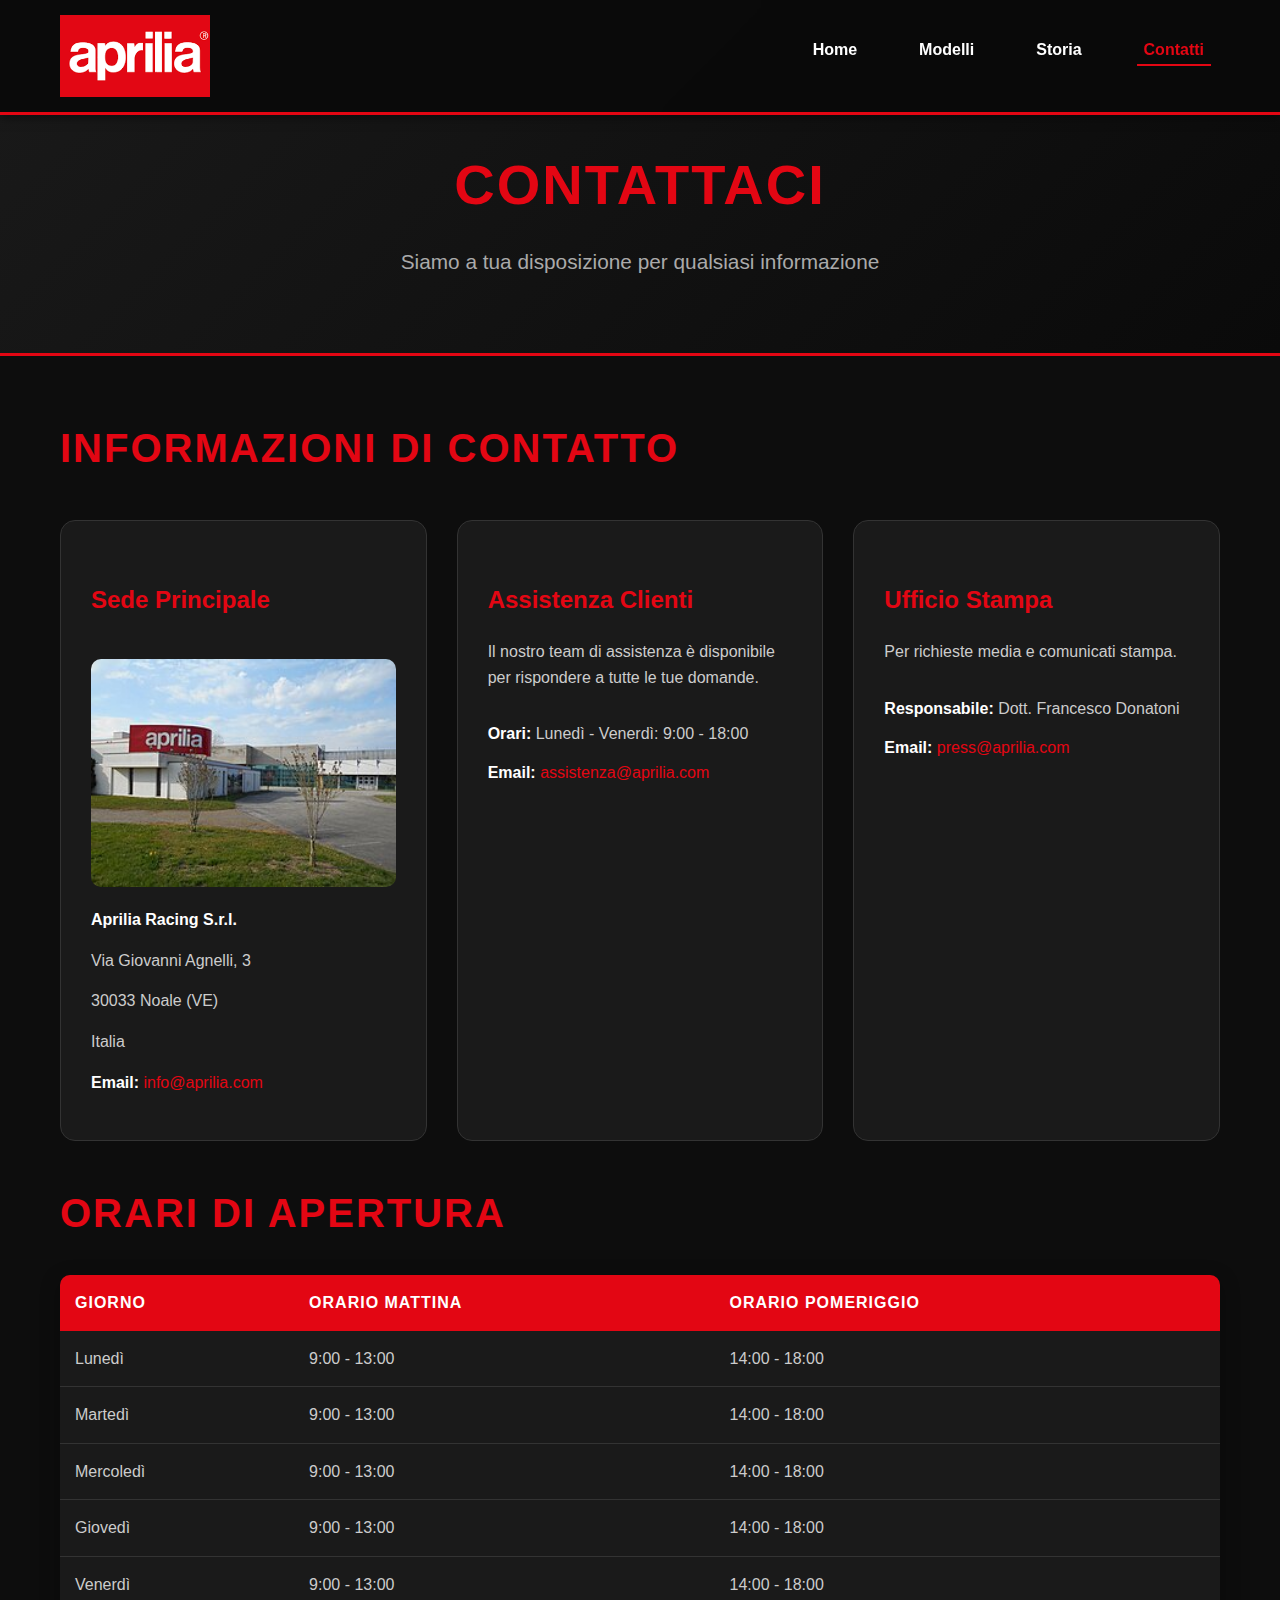
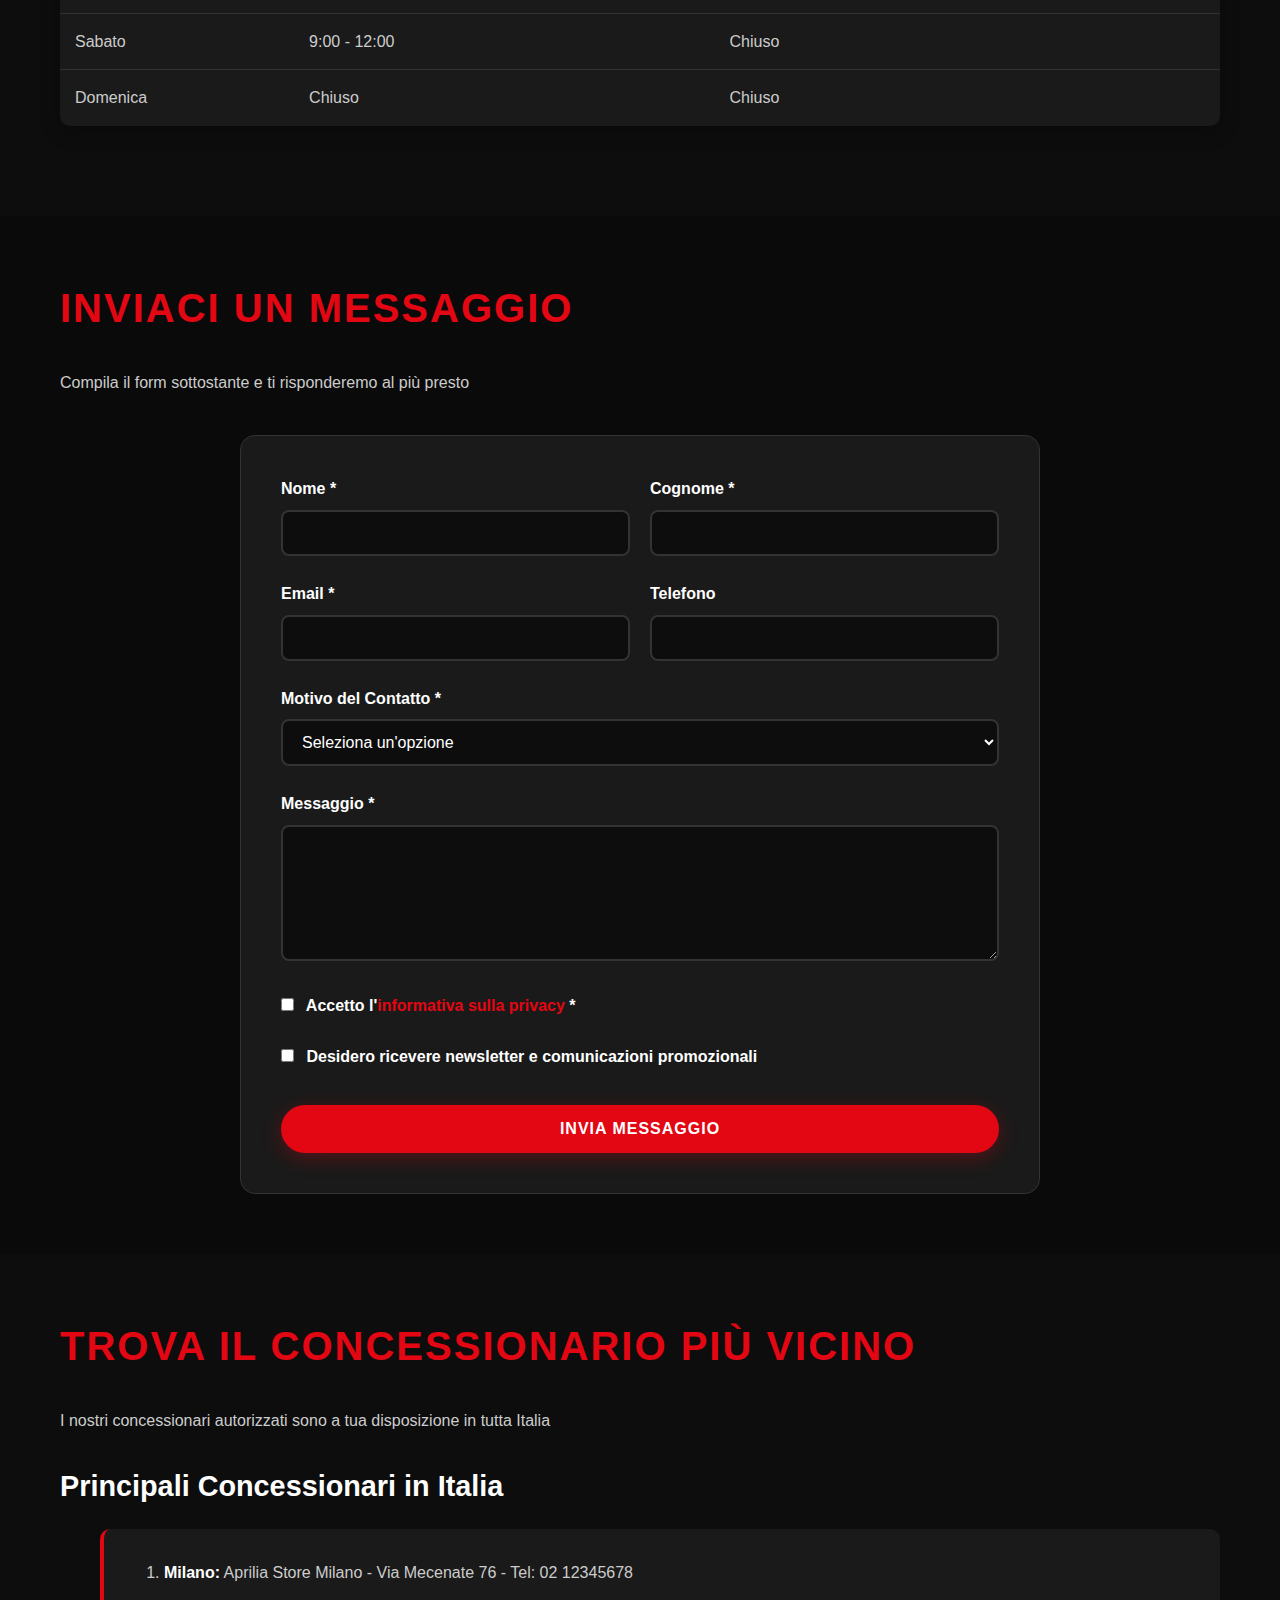
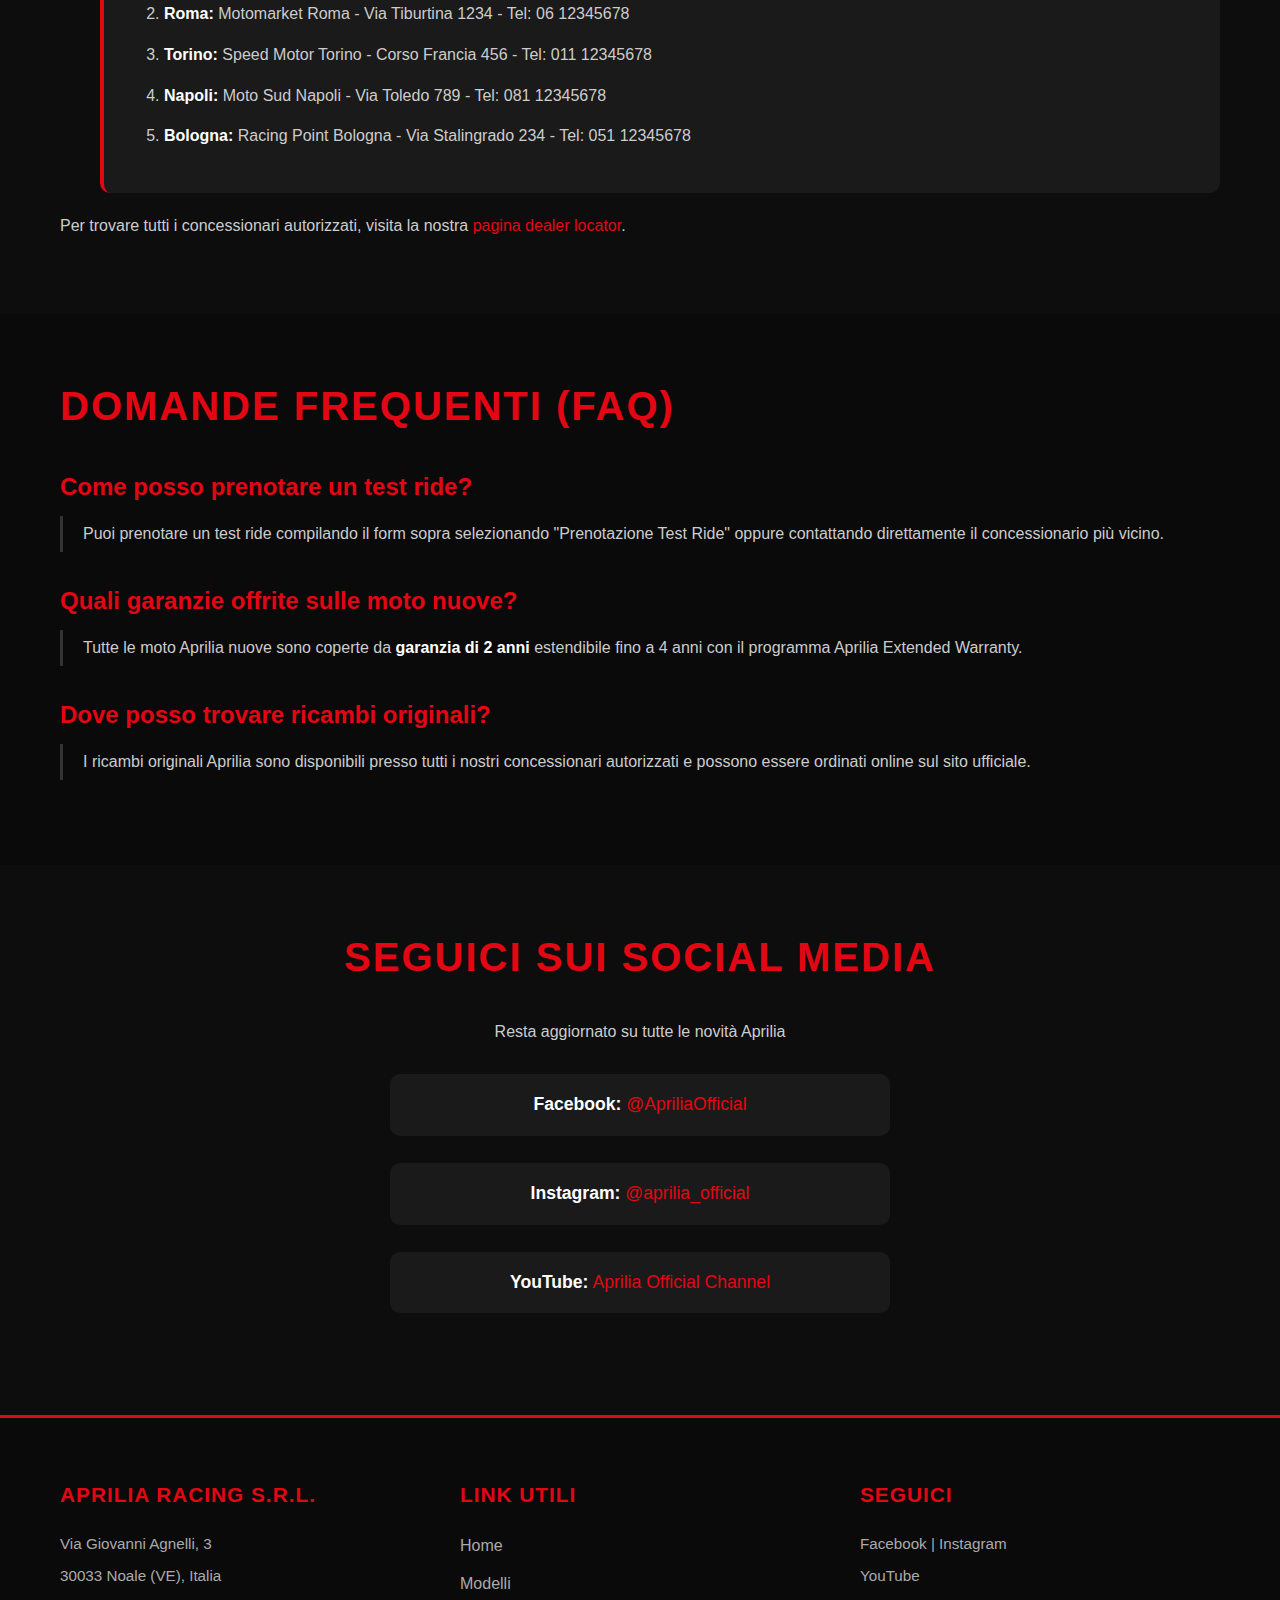
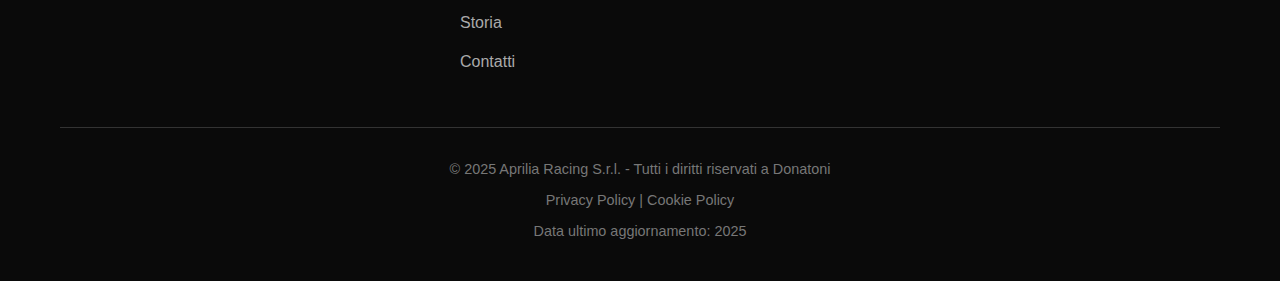
<file: site/contatti.html>
<!DOCTYPE html>
<html lang="it">
<head>
    <meta charset="UTF-8">
    <meta name="viewport" content="width=device-width, initial-scale=1.0">
    <title>Contatti - Aprilia Racing</title>
    <link rel="icon" type="image/png" href="image/Immagine-ICONA.png">
    <link rel="stylesheet" href="style.css">
</head>
<body>
    <header>
        <div class="container">
            <div class="logo">
                <img src="image/logo_aprilia.png" alt="Logo Aprilia" width="150">
            </div>
            <nav>
                <ul class="menu">
                    <li><a href="../index.html">Home</a></li>
                    <li><a href="modelli.html">Modelli</a></li>
                    <li><a href="storia.html">Storia</a></li>
                    <li><a href="contatti.html" class="active">Contatti</a></li>
                </ul>
            </nav>
        </div>
    </header>

    <main>
        <section class="page-header">
            <div class="container">
                <h1>Contattaci</h1>
                <p>Siamo a tua disposizione per qualsiasi informazione</p>
            </div>
        </section>

        <section class="contact-info">
            <div class="container">
                <h2>Informazioni di Contatto</h2>
                
                <div class="contact-grid">
                    <div class="contact-card">
                        <h3>Sede Principale</h3>
                        <img src="image/aprilia_luogo.png" alt="Sede Aprilia Noale" width="400">
                        <p><strong>Aprilia Racing S.r.l.</strong></p>
                        <p>Via Giovanni Agnelli, 3</p>
                        <p>30033 Noale (VE)</p>
                        <p>Italia</p>
                        <p><strong>Email:</strong> <a href="mailto:info@aprilia.com">info@aprilia.com</a></p>
                    </div>

                    <div class="contact-card">
                        <h3>Assistenza Clienti</h3>
                        <p>Il nostro team di assistenza è disponibile per rispondere a tutte le tue domande.</p>
                        <ul>
                            <li><strong>Orari:</strong> Lunedì - Venerdì: 9:00 - 18:00</li>
                            <li><strong>Email:</strong> <a href="mailto:assistenza@aprilia.com">assistenza@aprilia.com</a></li>
                        </ul>
                    </div>

                    <div class="contact-card">
                        <h3>Ufficio Stampa</h3>
                        <p>Per richieste media e comunicati stampa.</p>
                        <ul>
                            <li><strong>Responsabile:</strong> Dott. Francesco Donatoni</li>
                            <li><strong>Email:</strong> <a href="mailto:press@aprilia.com">press@aprilia.com</a></li>
                        </ul>
                    </div>
                </div>
                
                <h2>Orari di Apertura</h2>
                <table>
                    <thead>
                        <tr>
                            <th>Giorno</th>
                            <th>Orario Mattina</th>
                            <th>Orario Pomeriggio</th>
                        </tr>
                    </thead>
                    <tbody>
                        <tr>
                            <td>Lunedì</td>
                            <td>9:00 - 13:00</td>
                            <td>14:00 - 18:00</td>
                        </tr>
                        <tr>
                            <td>Martedì</td>
                            <td>9:00 - 13:00</td>
                            <td>14:00 - 18:00</td>
                        </tr>
                        <tr>
                            <td>Mercoledì</td>
                            <td>9:00 - 13:00</td>
                            <td>14:00 - 18:00</td>
                        </tr>
                        <tr>
                            <td>Giovedì</td>
                            <td>9:00 - 13:00</td>
                            <td>14:00 - 18:00</td>
                        </tr>
                        <tr>
                            <td>Venerdì</td>
                            <td>9:00 - 13:00</td>
                            <td>14:00 - 18:00</td>
                        </tr>
                        <tr>
                            <td>Sabato</td>
                            <td>9:00 - 12:00</td>
                            <td>Chiuso</td>
                        </tr>
                        <tr>
                            <td>Domenica</td>
                            <td>Chiuso</td>
                            <td>Chiuso</td>
                        </tr>
                    </tbody>
                </table>
            </div>
        </section>

        <section class="contact-form-section">
            <div class="container">
                <h2>Inviaci un Messaggio</h2>
                <p>Compila il form sottostante e ti risponderemo al più presto</p>
                
                <form class="contact-form" id="contactForm" action="https://formspree.io/f/xgvnjnwj" method="POST">
                    <div class="form-row">
                        <div class="form-group">
                            <label for="nome">Nome *</label>
                            <input type="text" id="nome" name="nome" required>
                        </div>
                        <div class="form-group">
                            <label for="cognome">Cognome *</label>
                            <input type="text" id="cognome" name="cognome" required>
                        </div>
                    </div>

                    <div class="form-row">
                        <div class="form-group">
                            <label for="email">Email *</label>
                            <input type="email" id="email" name="email" required>
                        </div>
                        <div class="form-group">
                            <label for="telefono">Telefono</label>
                            <input type="tel" id="telefono" name="telefono">
                        </div>
                    </div>

                    <div class="form-group">
                        <label for="motivo">Motivo del Contatto *</label>
                        <select id="motivo" name="motivo" required>
                            <option value="">Seleziona un'opzione</option>
                            <option value="informazioni">Informazioni Generali</option>
                            <option value="acquisto">Acquisto Moto</option>
                            <option value="assistenza">Assistenza Tecnica</option>
                            <option value="test-ride">Prenotazione Test Ride</option>
                            <option value="altro">Altro</option>
                        </select>
                    </div>

                    <div class="form-group">
                        <label for="messaggio">Messaggio *</label>
                        <textarea id="messaggio" name="messaggio" rows="6" required></textarea>
                    </div>

                    <div class="form-group">
                        <label>
                            <input type="checkbox" name="privacy" required>
                            Accetto l'<a href="#">informativa sulla privacy</a> *
                        </label>
                    </div>

                    <div class="form-group">
                        <label>
                            <input type="checkbox" name="newsletter">
                            Desidero ricevere newsletter e comunicazioni promozionali
                        </label>
                    </div>

                    <button type="submit" class="btn-primary">Invia Messaggio</button>
                </form>
            </div>
        </section>

        <section class="dealers">
            <div class="container">
                <h2>Trova il Concessionario più Vicino</h2>
                <p>I nostri concessionari autorizzati sono a tua disposizione in tutta Italia</p>

                <h3>Principali Concessionari in Italia</h3>
                <ol>
                    <li><strong>Milano:</strong> Aprilia Store Milano - Via Mecenate 76 - Tel: 02 12345678</li>
                    <li><strong>Roma:</strong> Motomarket Roma - Via Tiburtina 1234 - Tel: 06 12345678</li>
                    <li><strong>Torino:</strong> Speed Motor Torino - Corso Francia 456 - Tel: 011 12345678</li>
                    <li><strong>Napoli:</strong> Moto Sud Napoli - Via Toledo 789 - Tel: 081 12345678</li>
                    <li><strong>Bologna:</strong> Racing Point Bologna - Via Stalingrado 234 - Tel: 051 12345678</li>
                </ol>

                <p>Per trovare tutti i concessionari autorizzati, visita la nostra 
                <a href="https://www.aprilia.com/dealer-locator" target="_blank">pagina dealer locator</a>.</p>
            </div>
        </section>

        <section class="faq">
            <div class="container">
                <h2>Domande Frequenti (FAQ)</h2>

                <h3>Come posso prenotare un test ride?</h3>
                <p>Puoi prenotare un test ride compilando il form sopra selezionando "Prenotazione Test Ride" 
                oppure contattando direttamente il concessionario più vicino.</p>

                <h3>Quali garanzie offrite sulle moto nuove?</h3>
                <p>Tutte le moto Aprilia nuove sono coperte da <strong>garanzia di 2 anni</strong> estendibile 
                fino a 4 anni con il programma Aprilia Extended Warranty.</p>

                <h3>Dove posso trovare ricambi originali?</h3>
                <p>I ricambi originali Aprilia sono disponibili presso tutti i nostri concessionari autorizzati 
                e possono essere ordinati online sul sito ufficiale.</p>
            </div>
        </section>

        <section class="social-section">
            <div class="container">
                <h2>Seguici sui Social Media</h2>
                <p>Resta aggiornato su tutte le novità Aprilia</p>
                <ul class="social-list">
                    <li><strong>Facebook:</strong> <a href="https://facebook.com/aprilia" target="_blank">@ApriliaOfficial</a></li>
                    <li><strong>Instagram:</strong> <a href="https://instagram.com/aprilia" target="_blank">@aprilia_official</a></li>
                    <li><strong>YouTube:</strong> <a href="https://youtube.com/aprilia" target="_blank">Aprilia Official Channel</a></li>
                </ul>
            </div>
        </section>
    </main>

    <footer>
        <div class="container">
            <div class="footer-content">
                <div class="footer-section">
                    <h4>Aprilia Racing S.r.l.</h4>
                    <p>Via Giovanni Agnelli, 3</p>
                    <p>30033 Noale (VE), Italia</p>
                </div>
                <div class="footer-section">
                    <h4>Link Utili</h4>
                    <ul>
                        <li><a href="../index.html">Home</a></li>
                        <li><a href="modelli.html">Modelli</a></li>
                        <li><a href="storia.html">Storia</a></li>
                        <li><a href="contatti.html">Contatti</a></li>
                    </ul>
                </div>
                <div class="footer-section">
                    <h4>Seguici</h4>
                    <p>Facebook | Instagram</p>
                    <p>YouTube</p>
                </div>
            </div>
            <div class="footer-bottom">
                <p>&copy; 2025 Aprilia Racing S.r.l. - Tutti i diritti riservati a Donatoni</p>
                <p>Privacy Policy | Cookie Policy</p>
                <p>Data ultimo aggiornamento: 2025</p>
            </div>
        </div>
    </footer>
</body>
</html>
</file>
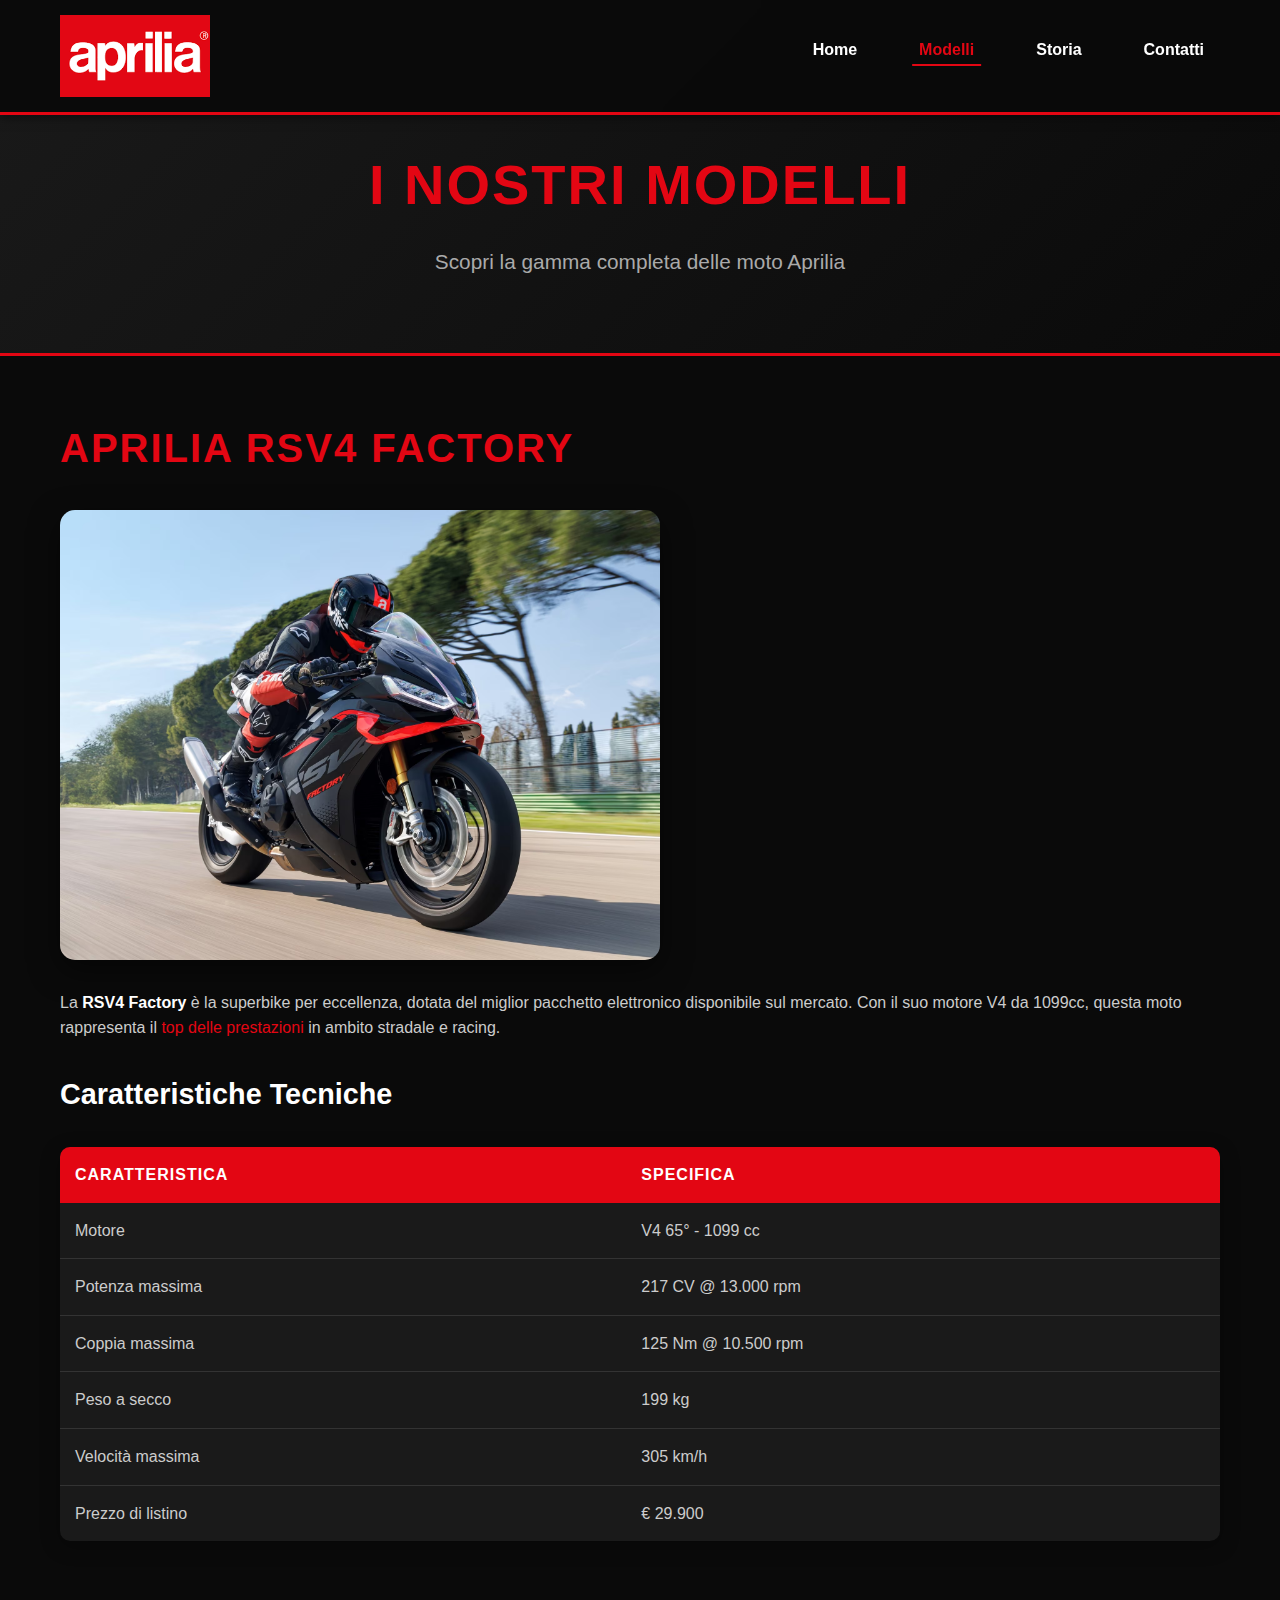
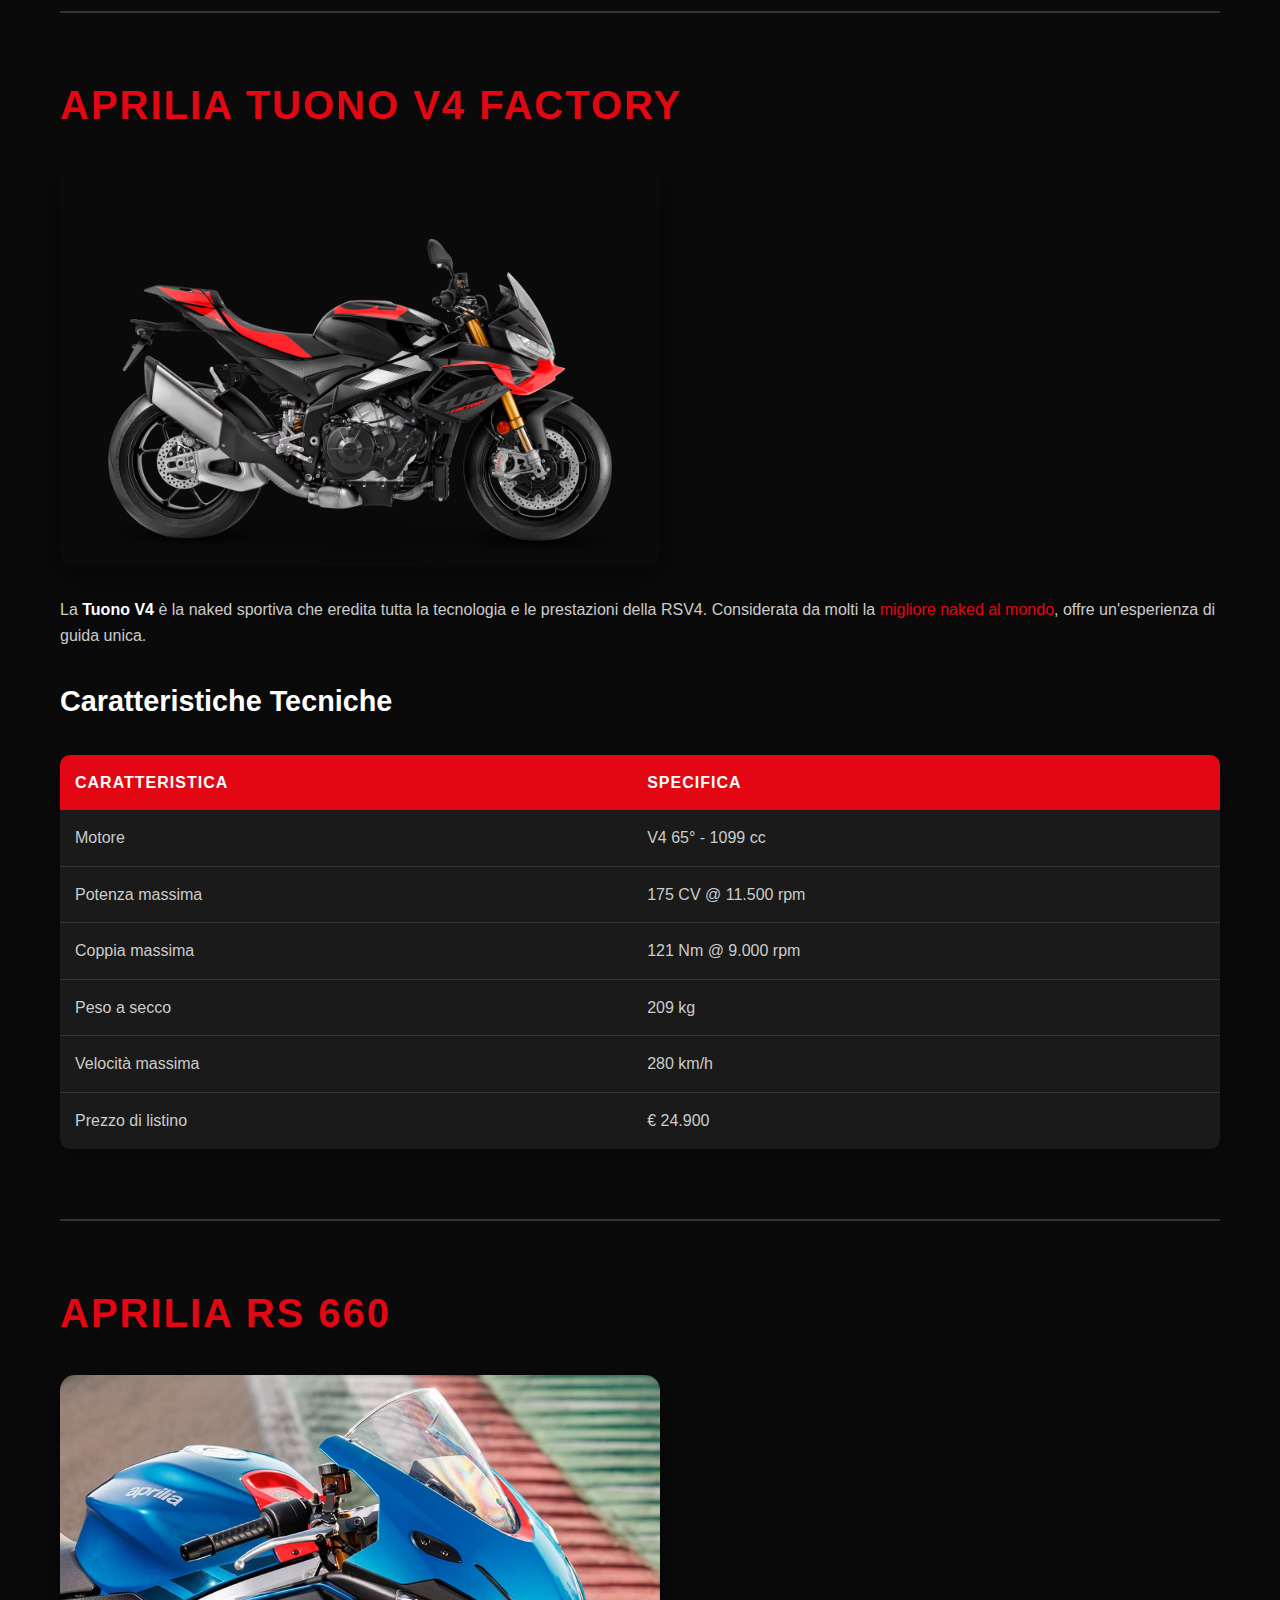
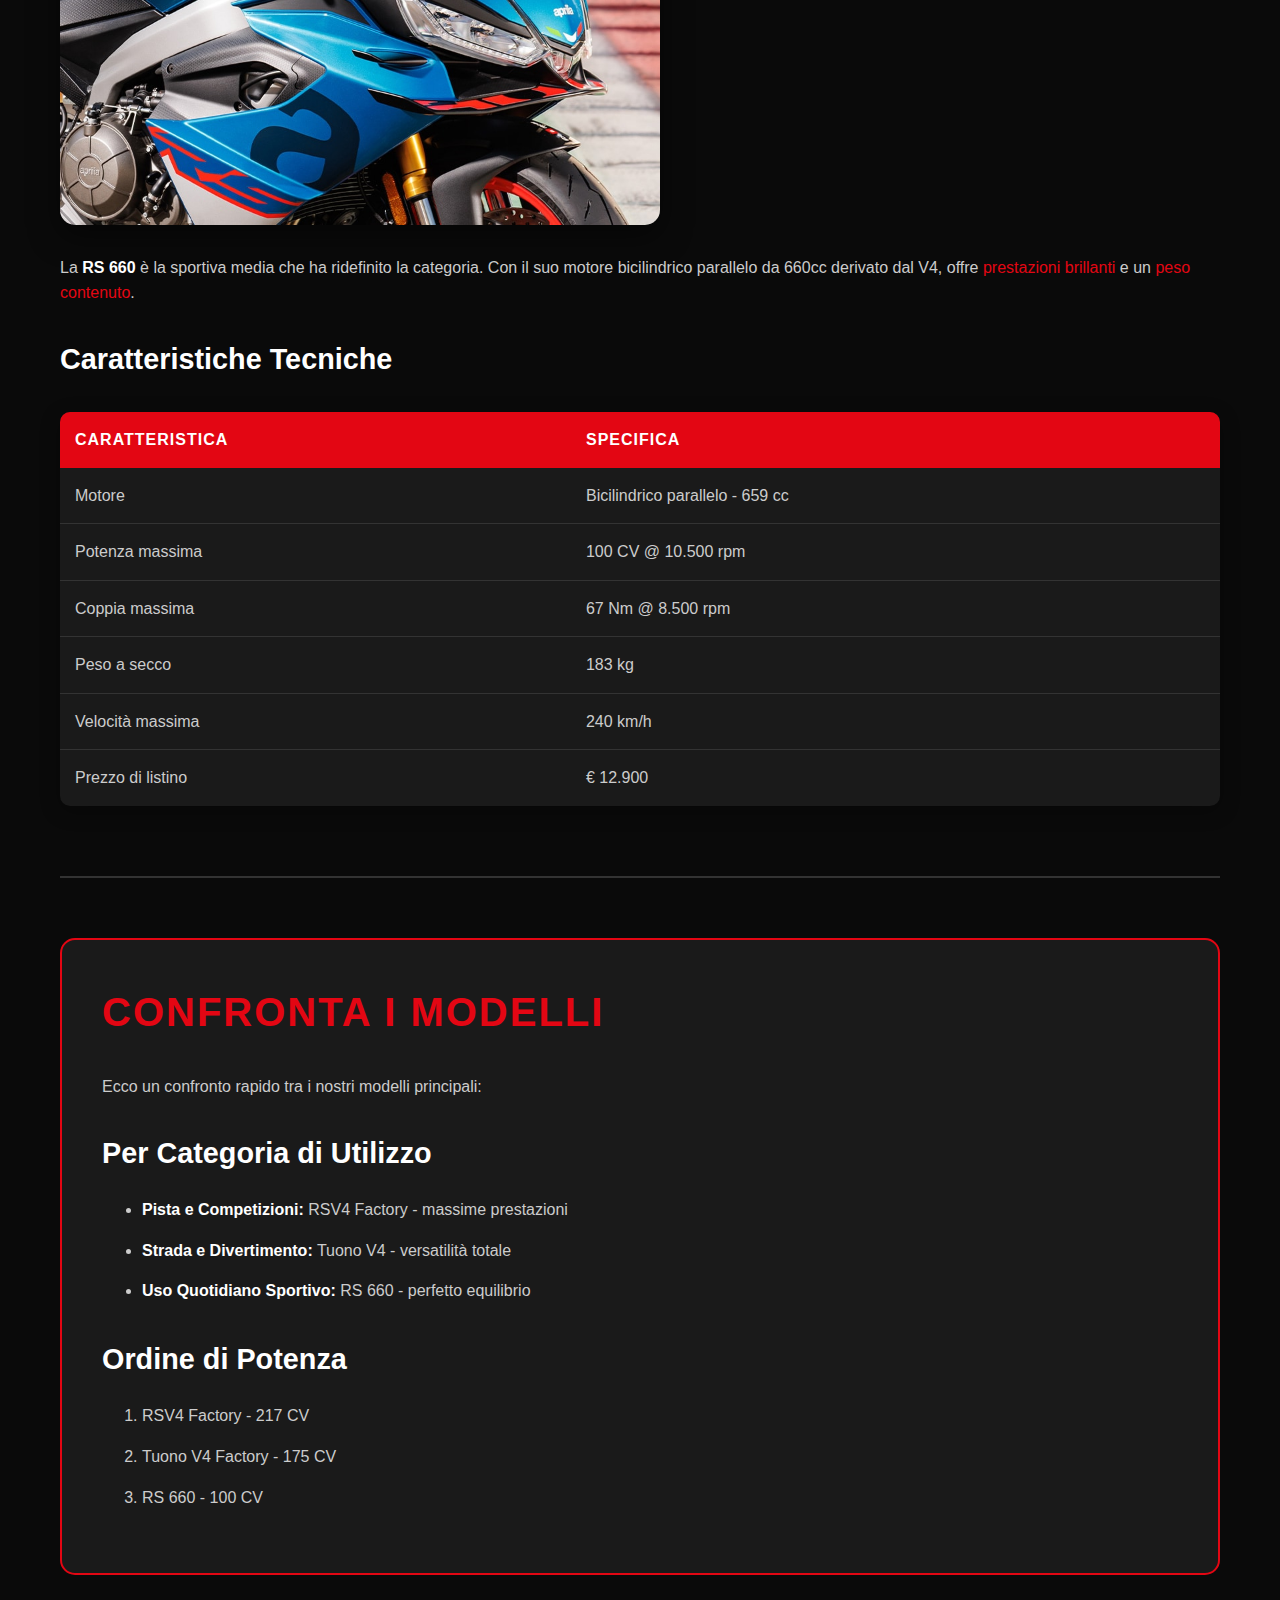
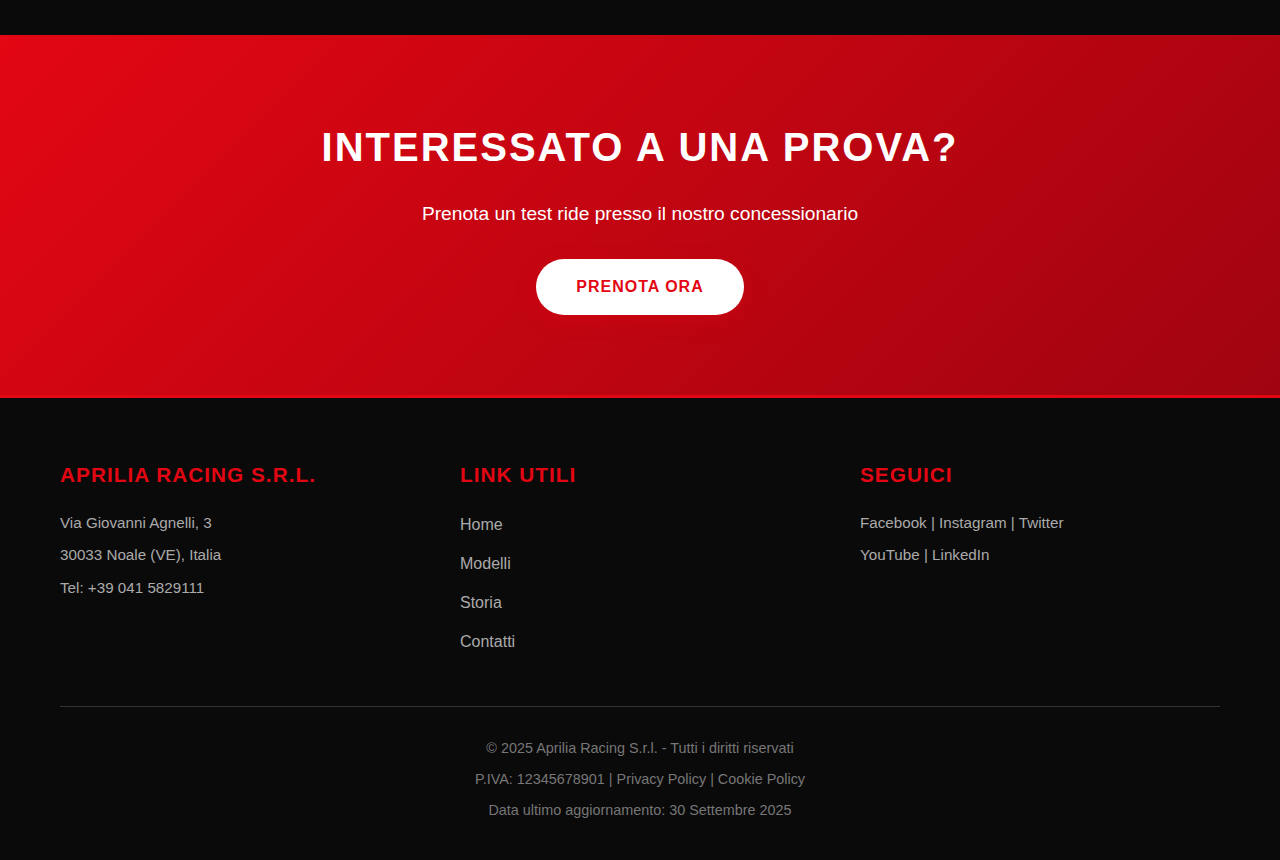
<file: site/modelli.html>
<!DOCTYPE html>
<html lang="it">
<head>
    <meta charset="UTF-8">
    <meta name="viewport" content="width=device-width, initial-scale=1.0">
    <title>Modelli Aprilia - Aprilia Racing</title>
    <link rel="stylesheet" href="style.css">
</head>
<body>
    <header>
        <div class="container">
            <div class="logo">
                <img src="image/logo_aprilia.png" alt="Logo Aprilia" width="150">
            </div>
            <nav>
                <ul class="menu">
                    <li><a href="../index.html">Home</a></li>
                    <li><a href="modelli.html" class="active">Modelli</a></li>
                    <li><a href="storia.html">Storia</a></li>
                    <li><a href="contatti.html">Contatti</a></li>
                </ul>
            </nav>
        </div>
    </header>

    <main>
        <section class="page-header">
            <div class="container">
                <h1>I Nostri Modelli</h1>
                <p>Scopri la gamma completa delle moto Aprilia</p>
            </div>
        </section>

        <section class="models">
            <div class="container">
                <article class="model-detail">
                    <h2>Aprilia RSV4 Factory</h2>
                    <img src="image/aprila_rsv4.png" alt="Aprilia RSV4" width="600">
                    <p>
                        La <strong>RSV4 Factory</strong> è la superbike per eccellenza, dotata del miglior 
                        pacchetto elettronico disponibile sul mercato. Con il suo motore V4 da 1099cc, 
                        questa moto rappresenta il <em>top delle prestazioni</em> in ambito stradale e racing.
                    </p>

                    <h3>Caratteristiche Tecniche</h3>
                    <table>
                        <thead>
                            <tr>
                                <th>Caratteristica</th>
                                <th>Specifica</th>
                            </tr>
                        </thead>
                        <tbody>
                            <tr>
                                <td>Motore</td>
                                <td>V4 65° - 1099 cc</td>
                            </tr>
                            <tr>
                                <td>Potenza massima</td>
                                <td>217 CV @ 13.000 rpm</td>
                            </tr>
                            <tr>
                                <td>Coppia massima</td>
                                <td>125 Nm @ 10.500 rpm</td>
                            </tr>
                            <tr>
                                <td>Peso a secco</td>
                                <td>199 kg</td>
                            </tr>
                            <tr>
                                <td>Velocità massima</td>
                                <td>305 km/h</td>
                            </tr>
                            <tr>
                                <td>Prezzo di listino</td>
                                <td>€ 29.900</td>
                            </tr>
                        </tbody>
                    </table>
                </article>

                <article class="model-detail">
                    <h2>Aprilia Tuono V4 Factory</h2>
                    <img src="image/aprilia_tuonov4.png" alt="Aprilia Tuono V4" width="600">
                    <p>
                        La <strong>Tuono V4</strong> è la naked sportiva che eredita tutta la tecnologia 
                        e le prestazioni della RSV4. Considerata da molti la <em>migliore naked al mondo</em>, 
                        offre un'esperienza di guida unica.
                    </p>

                    <h3>Caratteristiche Tecniche</h3>
                    <table>
                        <thead>
                            <tr>
                                <th>Caratteristica</th>
                                <th>Specifica</th>
                            </tr>
                        </thead>
                        <tbody>
                            <tr>
                                <td>Motore</td>
                                <td>V4 65° - 1099 cc</td>
                            </tr>
                            <tr>
                                <td>Potenza massima</td>
                                <td>175 CV @ 11.500 rpm</td>
                            </tr>
                            <tr>
                                <td>Coppia massima</td>
                                <td>121 Nm @ 9.000 rpm</td>
                            </tr>
                            <tr>
                                <td>Peso a secco</td>
                                <td>209 kg</td>
                            </tr>
                            <tr>
                                <td>Velocità massima</td>
                                <td>280 km/h</td>
                            </tr>
                            <tr>
                                <td>Prezzo di listino</td>
                                <td>€ 24.900</td>
                            </tr>
                        </tbody>
                    </table>
                </article>

                <article class="model-detail">
                    <h2>Aprilia RS 660</h2>
                    <img src="image/Aprilia_RS660_Box_2.png" alt="Aprilia RS 660" width="600">
                    <p>
                        La <strong>RS 660</strong> è la sportiva media che ha ridefinito la categoria. 
                        Con il suo motore bicilindrico parallelo da 660cc derivato dal V4, offre 
                        <em>prestazioni brillanti</em> e un <em>peso contenuto</em>.
                    </p>

                    <h3>Caratteristiche Tecniche</h3>
                    <table>
                        <thead>
                            <tr>
                                <th>Caratteristica</th>
                                <th>Specifica</th>
                            </tr>
                        </thead>
                        <tbody>
                            <tr>
                                <td>Motore</td>
                                <td>Bicilindrico parallelo - 659 cc</td>
                            </tr>
                            <tr>
                                <td>Potenza massima</td>
                                <td>100 CV @ 10.500 rpm</td>
                            </tr>
                            <tr>
                                <td>Coppia massima</td>
                                <td>67 Nm @ 8.500 rpm</td>
                            </tr>
                            <tr>
                                <td>Peso a secco</td>
                                <td>183 kg</td>
                            </tr>
                            <tr>
                                <td>Velocità massima</td>
                                <td>240 km/h</td>
                            </tr>
                            <tr>
                                <td>Prezzo di listino</td>
                                <td>€ 12.900</td>
                            </tr>
                        </tbody>
                    </table>
                </article>

                <div class="comparison">
                    <h2>Confronta i Modelli</h2>
                    <p>Ecco un confronto rapido tra i nostri modelli principali:</p>
                    
                    <h3>Per Categoria di Utilizzo</h3>
                    <ul>
                        <li><strong>Pista e Competizioni:</strong> RSV4 Factory - massime prestazioni</li>
                        <li><strong>Strada e Divertimento:</strong> Tuono V4 - versatilità totale</li>
                        <li><strong>Uso Quotidiano Sportivo:</strong> RS 660 - perfetto equilibrio</li>
                    </ul>

                    <h3>Ordine di Potenza</h3>
                    <ol>
                        <li>RSV4 Factory - 217 CV</li>
                        <li>Tuono V4 Factory - 175 CV</li>
                        <li>RS 660 - 100 CV</li>
                    </ol>
                </div>
            </div>
        </section>

        <section class="cta">
            <div class="container">
                <h2>Interessato a una Prova?</h2>
                <p>Prenota un test ride presso il nostro concessionario</p>
                <a href="contatti.html" class="btn-primary">Prenota Ora</a>
            </div>
        </section>
    </main>

    <footer>
        <div class="container">
            <div class="footer-content">
                <div class="footer-section">
                    <h4>Aprilia Racing S.r.l.</h4>
                    <p>Via Giovanni Agnelli, 3</p>
                    <p>30033 Noale (VE), Italia</p>
                    <p>Tel: +39 041 5829111</p>
                </div>
                <div class="footer-section">
                    <h4>Link Utili</h4>
                    <ul>
                        <li><a href="../index.html">Home</a></li>
                        <li><a href="modelli.html">Modelli</a></li>
                        <li><a href="storia.html">Storia</a></li>
                        <li><a href="contatti.html">Contatti</a></li>
                    </ul>
                </div>
                <div class="footer-section">
                    <h4>Seguici</h4>
                    <p>Facebook | Instagram | Twitter</p>
                    <p>YouTube | LinkedIn</p>
                </div>
            </div>
            <div class="footer-bottom">
                <p>&copy; 2025 Aprilia Racing S.r.l. - Tutti i diritti riservati</p>
                <p>P.IVA: 12345678901 | Privacy Policy | Cookie Policy</p>
                <p>Data ultimo aggiornamento: 30 Settembre 2025</p>
            </div>
        </div>
    </footer>
</body>
</html>
</file>
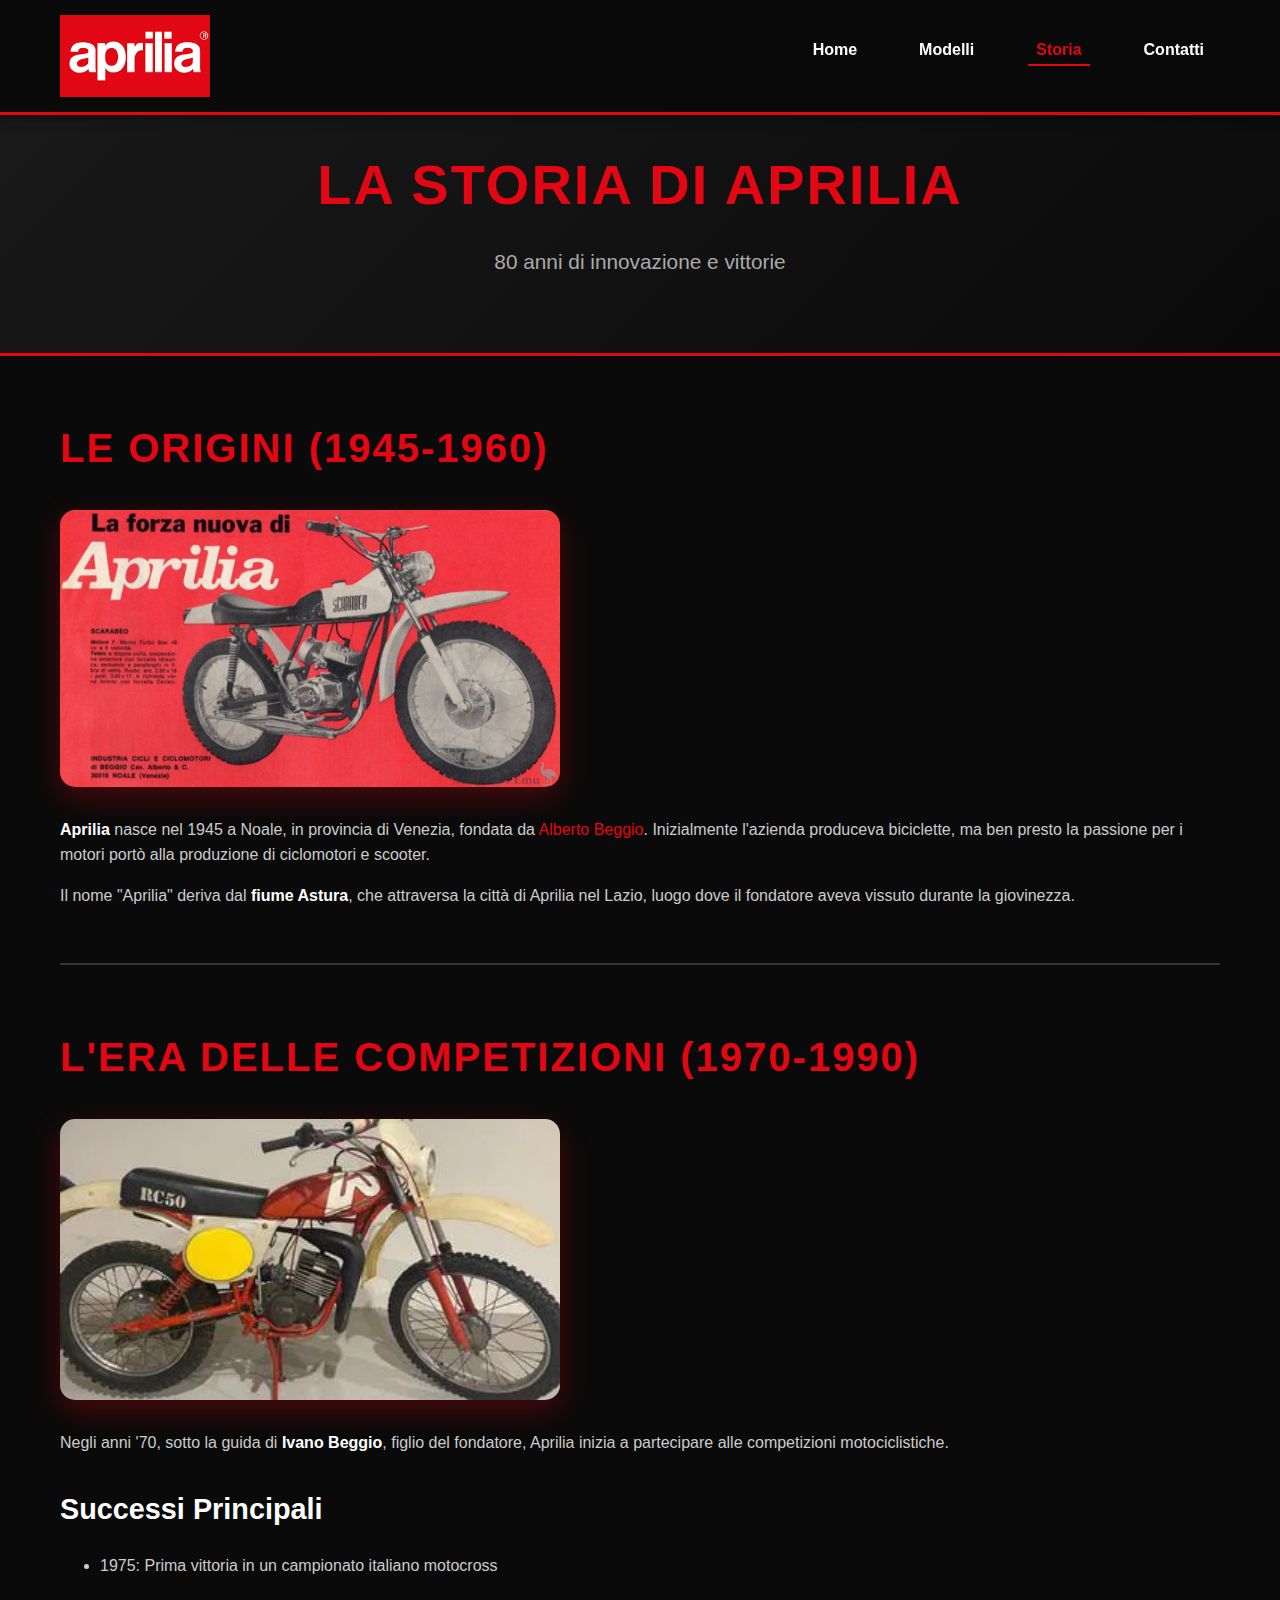
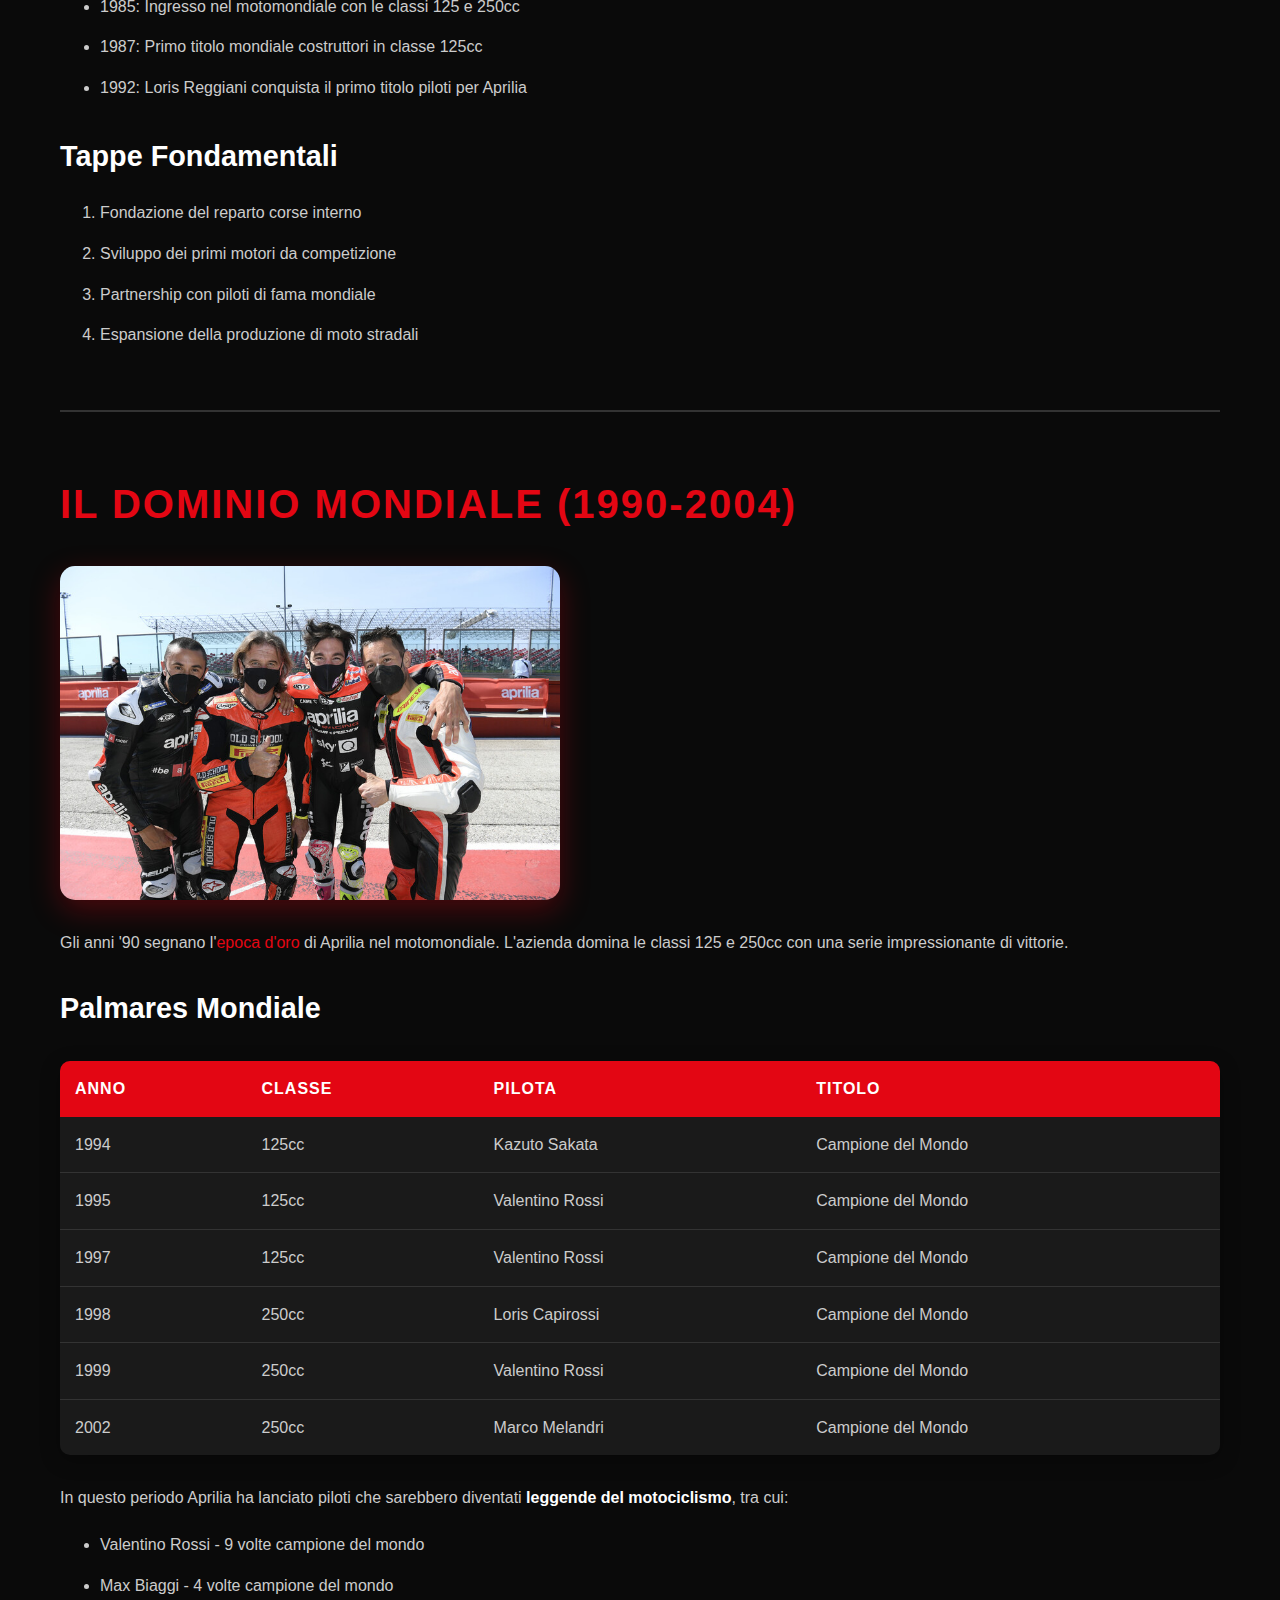
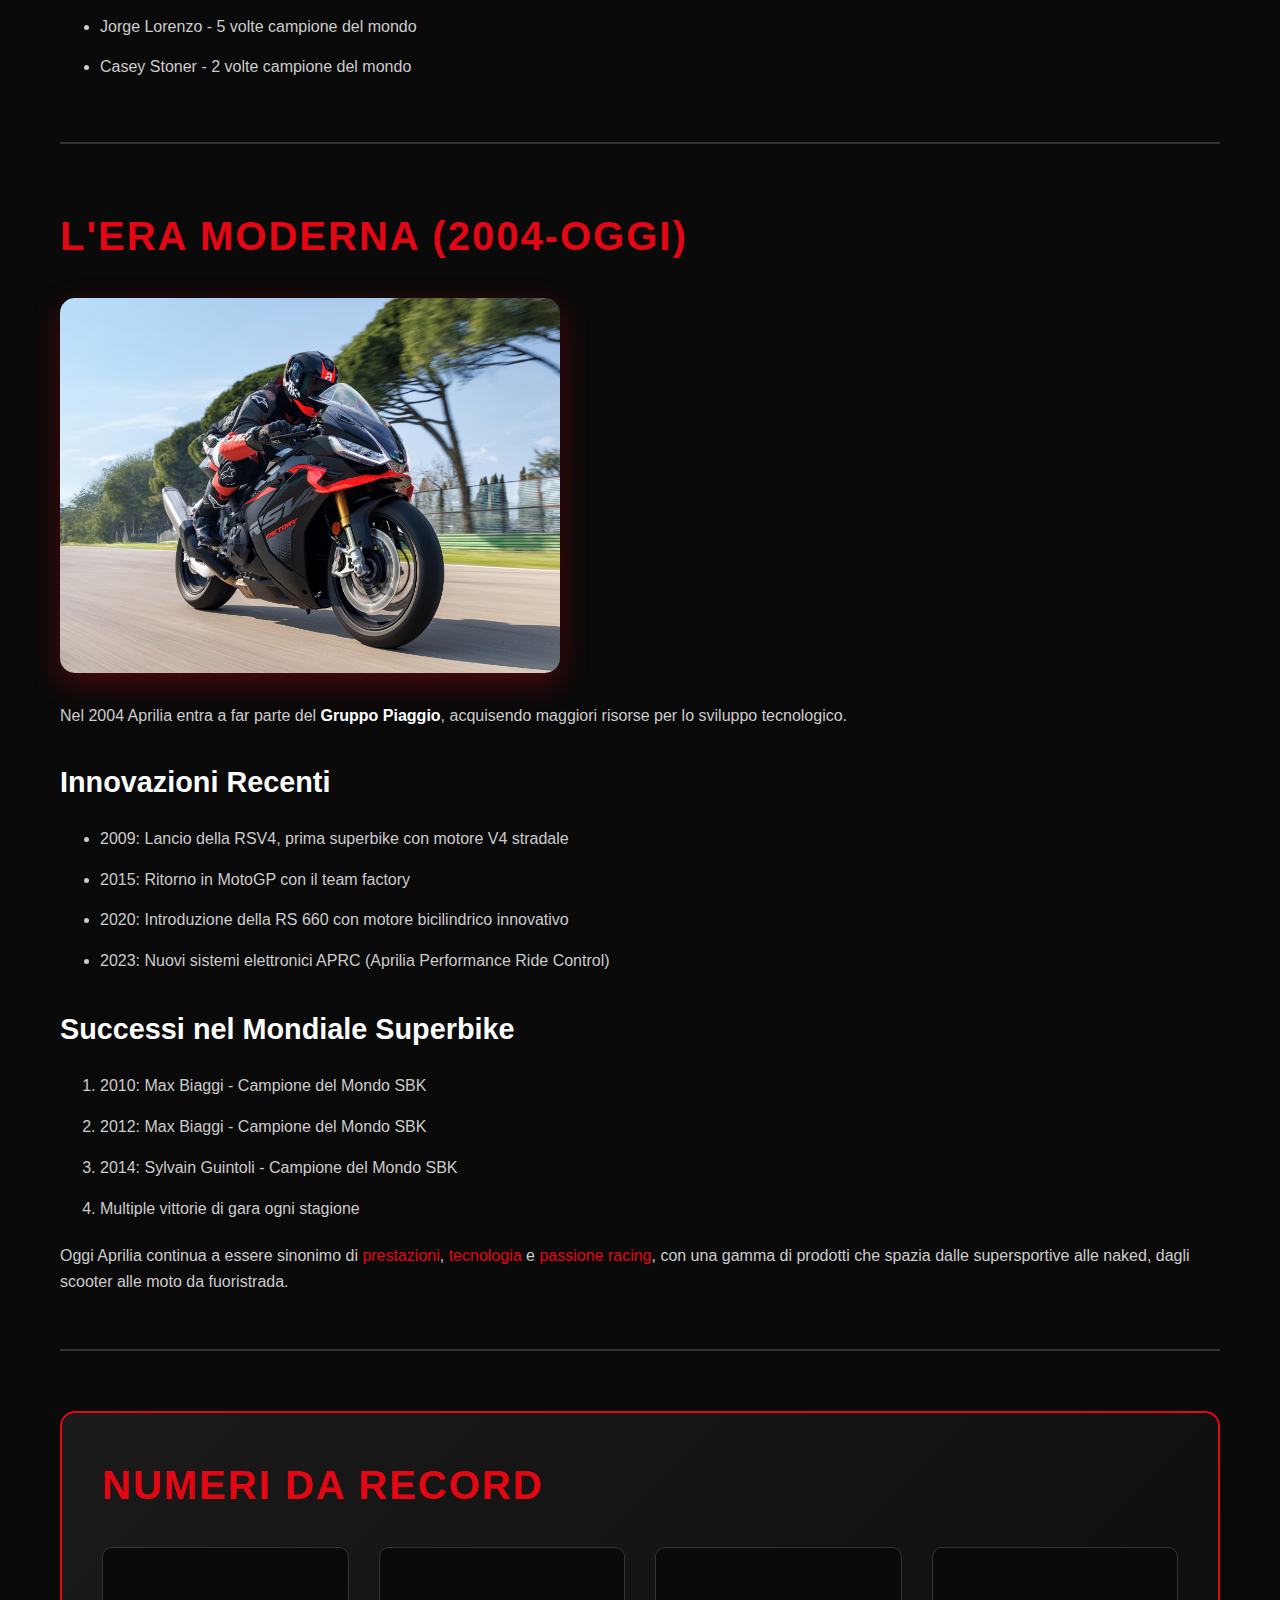
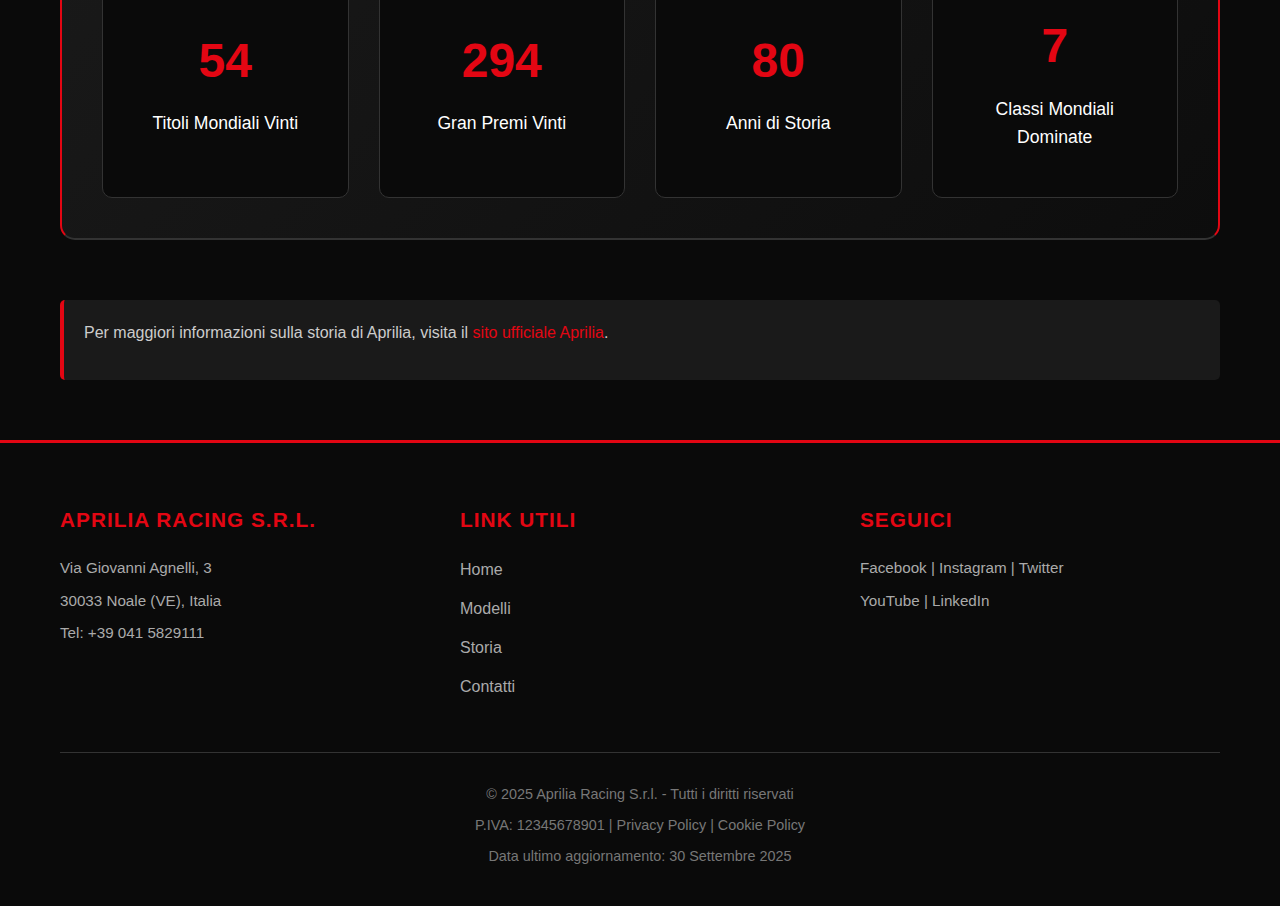
<file: site/storia.html>
<!DOCTYPE html>
<html lang="it">
<head>
    <meta charset="UTF-8">
    <meta name="viewport" content="width=device-width, initial-scale=1.0">
    <title>Storia Aprilia - Aprilia Racing</title>
    <link rel="icon" type="image/png" href="image/Immagine-ICONA.png">
    <link rel="stylesheet" href="style.css">
</head>
<body>
    <header>
        <div class="container">
            <div class="logo">
                <img src="image/logo_aprilia.png" alt="Logo Aprilia" width="150">
            </div>
            <nav>
                <ul class="menu">
                    <li><a href="../index.html">Home</a></li>
                    <li><a href="modelli.html">Modelli</a></li>
                    <li><a href="storia.html" class="active">Storia</a></li>
                    <li><a href="contatti.html">Contatti</a></li>
                </ul>
            </nav>
        </div>
    </header>

    <main>
        <section class="page-header">
            <div class="container">
                <h1>La Storia di Aprilia</h1>
                <p>80 anni di innovazione e vittorie</p>
            </div>
        </section>

        <section class="history">
            <div class="container">
                <article>
                    <h2>Le Origini (1945-1960)</h2>
                    <img src="image/aprilia_1945.png" alt="Aprilia 1945" width="500">
                    <p>
                        <strong>Aprilia</strong> nasce nel 1945 a Noale, in provincia di Venezia, 
                        fondata da <em>Alberto Beggio</em>. Inizialmente l'azienda produceva 
                        biciclette, ma ben presto la passione per i motori portò alla produzione 
                        di ciclomotori e scooter.
                    </p>
                    <p>
                        Il nome "Aprilia" deriva dal <strong>fiume Astura</strong>, che attraversa 
                        la città di Aprilia nel Lazio, luogo dove il fondatore aveva vissuto durante 
                        la giovinezza.
                    </p>
                </article>

                <article>
                    <h2>L'Era delle Competizioni (1970-1990)</h2>
                    <img src="image/aprilia_anni70.png" alt="Aprilia Competizioni anni 70" width="500">
                    <p>
                        Negli anni '70, sotto la guida di <strong>Ivano Beggio</strong>, figlio del 
                        fondatore, Aprilia inizia a partecipare alle competizioni motociclistiche.
                    </p>
                    
                    <h3>Successi Principali</h3>
                    <ul>
                        <li>1975: Prima vittoria in un campionato italiano motocross</li>
                        <li>1985: Ingresso nel motomondiale con le classi 125 e 250cc</li>
                        <li>1987: Primo titolo mondiale costruttori in classe 125cc</li>
                        <li>1992: Loris Reggiani conquista il primo titolo piloti per Aprilia</li>
                    </ul>

                    <h3>Tappe Fondamentali</h3>
                    <ol>
                        <li>Fondazione del reparto corse interno</li>
                        <li>Sviluppo dei primi motori da competizione</li>
                        <li>Partnership con piloti di fama mondiale</li>
                        <li>Espansione della produzione di moto stradali</li>
                    </ol>
                </article>

                <article>
                    <h2>Il Dominio Mondiale (1990-2004)</h2>
                    <img src="image/campioni_aprilia.png" alt="Campioni Aprilia" width="500">
                    <p>
                        Gli anni '90 segnano l'<em>epoca d'oro</em> di Aprilia nel motomondiale. 
                        L'azienda domina le classi 125 e 250cc con una serie impressionante di vittorie.
                    </p>

                    <h3>Palmares Mondiale</h3>
                    <table>
                        <thead>
                            <tr>
                                <th>Anno</th>
                                <th>Classe</th>
                                <th>Pilota</th>
                                <th>Titolo</th>
                            </tr>
                        </thead>
                        <tbody>
                            <tr>
                                <td>1994</td>
                                <td>125cc</td>
                                <td>Kazuto Sakata</td>
                                <td>Campione del Mondo</td>
                            </tr>
                            <tr>
                                <td>1995</td>
                                <td>125cc</td>
                                <td>Valentino Rossi</td>
                                <td>Campione del Mondo</td>
                            </tr>
                            <tr>
                                <td>1997</td>
                                <td>125cc</td>
                                <td>Valentino Rossi</td>
                                <td>Campione del Mondo</td>
                            </tr>
                            <tr>
                                <td>1998</td>
                                <td>250cc</td>
                                <td>Loris Capirossi</td>
                                <td>Campione del Mondo</td>
                            </tr>
                            <tr>
                                <td>1999</td>
                                <td>250cc</td>
                                <td>Valentino Rossi</td>
                                <td>Campione del Mondo</td>
                            </tr>
                            <tr>
                                <td>2002</td>
                                <td>250cc</td>
                                <td>Marco Melandri</td>
                                <td>Campione del Mondo</td>
                            </tr>
                        </tbody>
                    </table>

                    <p>
                        In questo periodo Aprilia ha lanciato piloti che sarebbero diventati 
                        <strong>leggende del motociclismo</strong>, tra cui:
                    </p>
                    <ul>
                        <li>Valentino Rossi - 9 volte campione del mondo</li>
                        <li>Max Biaggi - 4 volte campione del mondo</li>
                        <li>Jorge Lorenzo - 5 volte campione del mondo</li>
                        <li>Casey Stoner - 2 volte campione del mondo</li>
                    </ul>
                </article>

                <article>
                    <h2>L'Era Moderna (2004-Oggi)</h2>
                    <img src="image/aprila_rsv4.png" alt="Aprilia RSV4" width="500">
                    <p>
                        Nel 2004 Aprilia entra a far parte del <strong>Gruppo Piaggio</strong>, 
                        acquisendo maggiori risorse per lo sviluppo tecnologico.
                    </p>

                    <h3>Innovazioni Recenti</h3>
                    <ul>
                        <li>2009: Lancio della RSV4, prima superbike con motore V4 stradale</li>
                        <li>2015: Ritorno in MotoGP con il team factory</li>
                        <li>2020: Introduzione della RS 660 con motore bicilindrico innovativo</li>
                        <li>2023: Nuovi sistemi elettronici APRC (Aprilia Performance Ride Control)</li>
                    </ul>

                    <h3>Successi nel Mondiale Superbike</h3>
                    <ol>
                        <li>2010: Max Biaggi - Campione del Mondo SBK</li>
                        <li>2012: Max Biaggi - Campione del Mondo SBK</li>
                        <li>2014: Sylvain Guintoli - Campione del Mondo SBK</li>
                        <li>Multiple vittorie di gara ogni stagione</li>
                    </ol>

                    <p>
                        Oggi Aprilia continua a essere sinonimo di <em>prestazioni</em>, 
                        <em>tecnologia</em> e <em>passione racing</em>, con una gamma di prodotti 
                        che spazia dalle supersportive alle naked, dagli scooter alle moto da fuoristrada.
                    </p>
                </article>

                <article class="achievements">
                    <h2>Numeri da Record</h2>
                    <div class="stats-grid">
                        <div class="stat-box">
                            <h3>54</h3>
                            <p>Titoli Mondiali Vinti</p>
                        </div>
                        <div class="stat-box">
                            <h3>294</h3>
                            <p>Gran Premi Vinti</p>
                        </div>
                        <div class="stat-box">
                            <h3>80</h3>
                            <p>Anni di Storia</p>
                        </div>
                        <div class="stat-box">
                            <h3>7</h3>
                            <p>Classi Mondiali Dominate</p>
                        </div>
                    </div>
                </article>

                <div class="timeline-link">
                    <p>Per maggiori informazioni sulla storia di Aprilia, visita il 
                    <a href="https://www.aprilia.com" target="_blank">sito ufficiale Aprilia</a>.</p>
                </div>
            </div>
        </section>
    </main>

    <footer>
        <div class="container">
            <div class="footer-content">
                <div class="footer-section">
                    <h4>Aprilia Racing S.r.l.</h4>
                    <p>Via Giovanni Agnelli, 3</p>
                    <p>30033 Noale (VE), Italia</p>
                    <p>Tel: +39 041 5829111</p>
                </div>
                <div class="footer-section">
                    <h4>Link Utili</h4>
                    <ul>
                        <li><a href="../index.html">Home</a></li>
                        <li><a href="modelli.html">Modelli</a></li>
                        <li><a href="storia.html">Storia</a></li>
                        <li><a href="contatti.html">Contatti</a></li>
                    </ul>
                </div>
                <div class="footer-section">
                    <h4>Seguici</h4>
                    <p>Facebook | Instagram | Twitter</p>
                    <p>YouTube | LinkedIn</p>
                </div>
            </div>
            <div class="footer-bottom">
                <p>&copy; 2025 Aprilia Racing S.r.l. - Tutti i diritti riservati</p>
                <p>P.IVA: 12345678901 | Privacy Policy | Cookie Policy</p>
                <p>Data ultimo aggiornamento: 30 Settembre 2025</p>
            </div>
        </div>
    </footer>
</body>

</html>
</file>
<file: site/style.css>
/* ========================================
   APRILIA RACING - STYLE.CSS
   ======================================== */

/* Reset e Base */
* { /* Selettore universale: seleziona TUTTI gli elementi */
    margin: 0; /* Spazio ESTERNO: azzera margini esterni */
    padding: 0; /* Spazio INTERNO: azzera spaziatura interna */
    box-sizing: border-box; /* Calcola width/height includendo padding e border */
}

body { /* Selettore tag: seleziona il tag body */
    font-family: 'Segoe UI', Tahoma, Geneva, Verdana, sans-serif; /* Famiglia di caratteri (lista priorità) */
    line-height: 1.6; /* Altezza della riga (interlinea) */
    color: #ffffff; /* Colore del testo (bianco) */
    background-color: #0a0a0a; /* Colore di sfondo (nero scuro) */
}

img {
    max-width: 100%; /* Larghezza massima: 100% del contenitore */
    height: auto; /* Altezza automatica (mantiene proporzioni) */
    display: block; /* Elemento a blocco (occupa tutta la larghezza) */
}

a { /* Tutti i link */
    text-decoration: none; /* Rimuove sottolineatura dai link */
    color: #e30613;
    transition: all 0.3s ease; /* Transizione fluida: proprietà, durata, timing */
}

a:hover { /* Pseudo-classe: stato quando il mouse è sopra il link */
    color: #ff4757;
}

/* Container */
.container { /* Selettore classe: elementi con class="container" */
    max-width: 1200px; /* Larghezza massima contenitore */
    margin: 0 auto; /* Centra orizzontalmente: 0 sopra/sotto, auto sx/dx */
    padding: 0 20px;
}

/* ========================================
   HEADER E NAVIGAZIONE - CON FLEXBOX
   ======================================== */

header {
    background-color: rgba(10, 10, 10, 0.95); /* rgba = colore con trasparenza (rosso, verde, blu, alpha) */
    backdrop-filter: blur(10px); /* Sfoca lo sfondo dietro l'elemento (effetto vetro) */
    position: fixed; /* Posizione fissa rispetto alla finestra (rimane visibile scrollando) */
    top: 0; /* Distanza da margine superiore: 0px */
    left: 0;
    right: 0;
    z-index: 1000; /* Ordine sovrapposizione (più alto = sopra altri elementi) */
    border-bottom: 3px solid #e30613;
    box-shadow: 0 2px 10px rgba(0, 0, 0, 0.5); /* Ombra box: offset-x, offset-y, blur, colore */
}

header .container { /* Selettore discendente: .container DENTRO header */
    display: flex; /* FLEXBOX: attiva layout flessibile moderno */
    justify-content: space-between; /* FLEXBOX: distribuzione orizzontale con spazio tra elementi */
    align-items: center; /* FLEXBOX: allineamento verticale centrato */
    padding: 15px 20px;
}

.logo img {
    display: block;
    transition: transform 0.3s ease; /* Transizione sulla trasformazione */
}

.logo img:hover { /* Selettore discendente + pseudo-classe: img dentro .logo al hover */
    transform: scale(1.05); /* Trasformazione: ingrandisce del 5% */
}

nav .menu {
    display: flex;
    list-style: none; /* Rimuove pallini/numeri dalle liste */
    gap: 30px; /* FLEXBOX: spazio tra elementi flex (molto comodo!) */
}

nav .menu li a {
    color: #ffffff;
    font-weight: 600; /* Spessore carattere (100-900, 600=semi-grassetto) */
    font-size: 16px; /* Dimensione testo in pixel */
    padding: 8px 16px;
    border-radius: 5px; /* Angoli arrotondati */
    position: relative; /* Posizione relativa (per posizionare ::after) */
    transition: all 0.3s ease;
}

nav .menu li a::after { /* Pseudo-elemento: aggiunge contenuto DOPO l'elemento */
    content: ''; /* Contenuto vuoto (obbligatorio per ::after) */
    position: absolute; /* Posizione assoluta rispetto al parent posizionato */
    bottom: 0;
    left: 50%;
    transform: translateX(-50%); /* Sposta orizzontalmente: -50% centra l'elemento */
    width: 0;
    height: 2px;
    background-color: #e30613;
    transition: width 0.3s ease;
}

nav .menu li a:hover::after, /* Virgola = selettori multipli con stesse regole */
nav .menu li a.active::after { /* Selettore classe su link: a con class="active" */
    width: 80%;
}

nav .menu li a:hover,
nav .menu li a.active {
    color: #e30613;
}

/* ========================================
   HERO SECTION (HOME) - CON FLEXBOX
   ======================================== */

.hero {
    min-height: 100vh; /* Altezza minima: 100vh = 100% altezza viewport (finestra) */
    display: flex;
    align-items: center;
    justify-content: center; /* FLEXBOX: centra orizzontalmente */
    background: linear-gradient(135deg, #1a1a1a 0%, #0a0a0a 100%); /* Gradiente lineare: angolo, colore1 posizione, colore2 posizione */
    text-align: center; /* Allineamento testo centrato */
    padding: 120px 20px 60px;
    position: relative;
    overflow: hidden; /* Nasconde contenuto che esce dal box */
}

.hero::before { /* Pseudo-elemento: aggiunge contenuto PRIMA dell'elemento */
    content: '';
    position: absolute;
    top: 0;
    left: 0;
    right: 0;
    bottom: 0;
    background: repeating-linear-gradient( /* Gradiente ripetuto (effetto griglia) */
        90deg,
        transparent,
        transparent 50px,
        rgba(227, 6, 19, 0.03) 50px,
        rgba(227, 6, 19, 0.03) 51px
    );
    animation: slideGrid 20s linear infinite; /* Applica animazione: nome, durata, timing, ripetizioni */
}

@keyframes slideGrid { /* Definisce un'animazione chiamata "slideGrid" */
    0% { transform: translateX(0); } /* Inizio animazione: posizione 0 */
    100% { transform: translateX(51px); } /* Fine animazione: spostato 51px */
}

.hero-content {
    position: relative;
    z-index: 10;
    animation: fadeInUp 1s ease-out; /* Animazione ingresso */
    display: flex;
    flex-direction: column; /* FLEXBOX: direzione verticale (impila elementi) */
    align-items: center;
}

.hero h1 { /* Selettore discendente: h1 dentro .hero */
    font-size: 4rem; /* rem = unità relativa alla dimensione font root (1rem = 16px default) */
    font-weight: 900;
    margin-bottom: 20px;
    background: linear-gradient(135deg, #ffffff 0%, #e30613 100%);
    -webkit-background-clip: text; /* Applica background solo al testo (WebKit/Chrome) */
    -webkit-text-fill-color: transparent; /* Rende testo trasparente per vedere il gradiente */
    background-clip: text;
    text-transform: uppercase; /* Trasforma in MAIUSCOLO */
    letter-spacing: 3px; /* Spaziatura tra lettere */
}

.hero p {
    font-size: 1.5rem;
    color: #cccccc;
    margin-bottom: 30px;
}

.hero img {
    margin: 40px auto;
    border-radius: 15px;
    box-shadow: 0 20px 60px rgba(227, 6, 19, 0.3);
}

@keyframes fadeInUp { /* Animazione dissolvenza dal basso */
    from { /* Stato iniziale */
        opacity: 0; /* Opacità 0 (invisibile) */
        transform: translateY(30px); /* Spostato 30px in basso */
    }
    to { /* Stato finale */
        opacity: 1; /* Opacità 1 (visibile) */
        transform: translateY(0); /* Posizione normale */
    }
}

/* ========================================
   PAGE HEADER (altre pagine)
   ======================================== */

.page-header {
    padding: 140px 20px 60px;
    background: linear-gradient(135deg, #1a1a1a 0%, #0a0a0a 100%);
    text-align: center;
    border-bottom: 3px solid #e30613;
}

.page-header h1 {
    font-size: 3.5rem;
    color: #e30613;
    margin-bottom: 15px;
    text-transform: uppercase;
    letter-spacing: 2px;
}

.page-header p {
    font-size: 1.3rem;
    color: #aaaaaa;
}

/* ========================================
   SEZIONI GENERALI
   ======================================== */

section {
    padding: 60px 20px;
}

h2 {
    font-size: 2.5rem;
    color: #e30613;
    margin-bottom: 30px;
    text-transform: uppercase;
    letter-spacing: 2px;
}

h3 {
    font-size: 1.8rem;
    color: #ffffff;
    margin: 30px 0 15px;
}

h4 {
    font-size: 1.3rem;
    color: #e30613;
    margin-bottom: 10px;
}

p {
    margin-bottom: 15px;
    color: #cccccc;
}

strong {
    color: #ffffff;
}

em { /* Tag em (enfasi) */
    color: #e30613;
    font-style: normal; /* Rimuove corsivo di default */
}

/* ========================================
   LISTE
   ======================================== */

ul, ol { /* Virgola = applica stili a entrambi selettori */
    margin: 20px 0 20px 40px;
    color: #cccccc;
}

ul li, ol li {
    margin-bottom: 12px;
    line-height: 1.8;
}

/* ========================================
   TABELLE
   ======================================== */

table {
    width: 100%;
    border-collapse: collapse; /* Collassa bordi tabella (rimuove spazi doppi) */
    margin: 30px 0;
    background-color: #1a1a1a;
    border-radius: 10px;
    overflow: hidden;
    box-shadow: 0 5px 20px rgba(0, 0, 0, 0.3);
}

thead { /* Intestazione tabella */
    background-color: #e30613;
}

thead th { /* Celle intestazione */
    padding: 15px;
    text-align: left; /* Allineamento testo a sinistra */
    font-weight: 700;
    color: #ffffff;
    text-transform: uppercase;
    letter-spacing: 1px;
}

tbody td { /* Celle dati corpo tabella */
    padding: 15px;
    border-bottom: 1px solid #333333;
    color: #cccccc;
}

tbody tr:hover { /* Pseudo-classe: riga al passaggio mouse */
    background-color: #252525;
}

tbody tr:last-child td { /* Pseudo-classe: ultima riga */
    border-bottom: none;
}

/* ========================================
   INTRO SECTION
   ======================================== */

.intro {
    background-color: #0d0d0d;
}

.intro p {
    font-size: 1.1rem;
    line-height: 1.8;
}

/* ========================================
   HIGHLIGHTS SECTION
   ======================================== */

.highlights {
    background-color: #0a0a0a;
}

/* ========================================
   NEWS GRID - CON FLEXBOX
   ======================================== */

.news {
    background-color: #0d0d0d;
}

.news-grid {
    display: flex;
    flex-wrap: wrap; /* FLEXBOX: permette agli elementi di andare a capo se necessario */
    gap: 30px;
    margin-top: 40px;
    justify-content: space-around; /* FLEXBOX: distribuisce con spazio intorno */
}

.news-card {
    flex: 1 1 300px; /* FLEXBOX shorthand: grow(può crescere), shrink(può restringersi), basis(dimensione base) */
    max-width: 350px;
    background-color: #1a1a1a;
    border-radius: 15px;
    overflow: hidden;
    transition: all 0.3s ease;
    border: 1px solid #333333;
    display: flex;
    flex-direction: column;
}

.news-card:hover {
    transform: translateY(-10px); /* Sposta verticalmente in alto */
    box-shadow: 0 15px 40px rgba(227, 6, 19, 0.4);
    border-color: #e30613;
}

.news-card img {
    width: 100%;
    height: 200px;
    object-fit: cover; /* Immagine copre area senza deformarsi (taglia se necessario) */
}

.news-card h3 {
    padding: 20px 20px 10px;
    font-size: 1.5rem;
}

.news-card p {
    padding: 0 20px 15px;
    color: #aaaaaa;
    flex-grow: 1; /* FLEXBOX: elemento cresce per occupare spazio disponibile */
}

.news-card a {
    display: inline-block; /* Elemento in linea ma con dimensioni personalizzabili */
    padding: 0 20px 20px;
    font-weight: 600;
}

/* ========================================
   MODELS SECTION
   ======================================== */

.model-detail {
    margin-bottom: 60px;
    padding-bottom: 40px;
    border-bottom: 2px solid #333333;
}

.model-detail:last-child {
    border-bottom: none;
}

.model-detail img {
    margin: 30px 0;
    border-radius: 15px;
    box-shadow: 0 10px 30px rgba(0, 0, 0, 0.5);
}

.comparison {
    background-color: #1a1a1a;
    padding: 40px;
    border-radius: 15px;
    margin-top: 40px;
    border: 2px solid #e30613;
}

/* ========================================
   HISTORY SECTION
   ======================================== */

.history article {
    margin-bottom: 60px;
    padding-bottom: 40px;
    border-bottom: 2px solid #333333;
}

.history article:last-child {
    border-bottom: none;
}

.history img {
    margin: 30px 0;
    border-radius: 15px;
    box-shadow: 0 10px 30px rgba(227, 6, 19, 0.3);
}

.achievements {
    background: linear-gradient(135deg, #1a1a1a 0%, #0d0d0d 100%);
    padding: 40px;
    border-radius: 15px;
    border: 2px solid #e30613;
}

.stats-grid {
    display: flex;
    flex-wrap: wrap;
    gap: 30px;
    margin-top: 30px;
    justify-content: center;
}

.stat-box {
    flex: 1 1 200px;
    max-width: 250px;
    text-align: center;
    padding: 30px;
    background-color: #0a0a0a;
    border-radius: 10px;
    border: 1px solid #333333;
    transition: all 0.3s ease;
    display: flex;
    flex-direction: column;
    align-items: center;
    justify-content: center;
}

.stat-box:hover {
    border-color: #e30613;
    transform: scale(1.05); /* Ingrandisce del 5% */
}

.stat-box h3 {
    font-size: 3rem;
    color: #e30613;
    margin-bottom: 10px;
}

.stat-box p {
    color: #ffffff;
    font-size: 1.1rem;
}

.timeline-link {
    margin-top: 40px;
    padding: 20px;
    background-color: #1a1a1a;
    border-left: 4px solid #e30613; /* Bordo solo a sinistra */
    border-radius: 5px;
}

/* ========================================
   CONTACT INFO - CON FLEXBOX
   ======================================== */

.contact-info {
    background-color: #0d0d0d;
}

.contact-grid {
    display: flex;
    flex-wrap: wrap;
    gap: 30px;
    margin: 40px 0;
    justify-content: space-between; /* FLEXBOX: distribuisce con spazio tra elementi */
}

.contact-card {
    flex: 1 1 280px;
    background-color: #1a1a1a;
    padding: 30px;
    border-radius: 15px;
    border: 1px solid #333333;
    transition: all 0.3s ease;
    display: flex;
    flex-direction: column;
}

.contact-card:hover {
    border-color: #e30613;
    transform: translateY(-5px);
    box-shadow: 0 10px 30px rgba(227, 6, 19, 0.3);
}

.contact-card h3 {
    color: #e30613;
    margin-bottom: 20px;
    font-size: 1.5rem;
}

.contact-card img {
    margin: 20px 0;
    border-radius: 10px;
}

.contact-card ul {
    list-style: none;
    margin: 15px 0;
}

.contact-card ul li {
    margin-bottom: 10px;
    padding-left: 0;
}

/* ========================================
   FORM CONTATTI - CON FLEXBOX
   ======================================== */

.contact-form-section {
    background-color: #0a0a0a;
}

.contact-form {
    max-width: 800px;
    margin: 40px auto 0; /* 40px sopra, auto sx/dx (centra), 0 sotto */
    background-color: #1a1a1a;
    padding: 40px;
    border-radius: 15px;
    border: 1px solid #333333;
}

.form-row {
    display: flex;
    gap: 20px;
}

.form-group {
    margin-bottom: 25px;
    flex: 1; /* FLEXBOX: distribui equamente lo spazio disponibile */
}

.form-group label {
    display: block;
    margin-bottom: 8px;
    color: #ffffff;
    font-weight: 600;
}

.form-group input,
.form-group select,
.form-group textarea {
    width: 100%;
    padding: 12px 15px;
    background-color: #0d0d0d;
    border: 2px solid #333333;
    border-radius: 8px;
    color: #ffffff;
    font-size: 16px;
    font-family: inherit; /* Eredita font-family dal parent */
    transition: all 0.3s ease;
}

.form-group input:focus,
.form-group select:focus,
.form-group textarea:focus {
    outline: none; /* Rimuove contorno di default */
    border-color: #e30613;
    background-color: #1a1a1a;
}

.form-group textarea {
    resize: vertical; /* Textarea ridimensionabile solo verticalmente */
}

.form-group input[type="checkbox"] { /* Selettore attributo: input di tipo checkbox */
    width: auto;
    margin-right: 8px;
}

/* ========================================
   BUTTONS
   ======================================== */

.btn-primary {
    display: inline-block;
    padding: 15px 40px;
    background-color: #e30613;
    color: #ffffff;
    font-weight: 700;
    font-size: 16px;
    text-transform: uppercase;
    letter-spacing: 1px;
    border: none;
    border-radius: 50px;
    cursor: pointer; /* Cambia cursore in manina */
    transition: all 0.3s ease;
    box-shadow: 0 5px 20px rgba(227, 6, 19, 0.3);
}

.btn-primary:hover {
    background-color: #ffffff;
    color: #e30613;
    transform: translateY(-3px);
    box-shadow: 0 8px 30px rgba(227, 6, 19, 0.5);
}

button.btn-primary { /* Selettore tag + classe: button con classe btn-primary */
    width: 100%;
    margin-top: 10px;
}

/* ========================================
   CTA SECTION - CON FLEXBOX
   ======================================== */

.cta {
    background: linear-gradient(135deg, #e30613 0%, #a00410 100%);
    text-align: center;
    padding: 80px 20px;
    display: flex;
    flex-direction: column;
    align-items: center;
    justify-content: center;
}

.cta h2 {
    color: #ffffff;
    font-size: 2.5rem;
    margin-bottom: 20px;
}

.cta p {
    color: #ffffff;
    font-size: 1.2rem;
    margin-bottom: 30px;
}

.cta .btn-primary {
    background-color: #ffffff;
    color: #e30613;
}

.cta .btn-primary:hover {
    background-color: #0a0a0a;
    color: #ffffff;
}

/* ========================================
   DEALERS SECTION
   ======================================== */

.dealers {
    background-color: #0d0d0d;
}

.dealers ol {
    background-color: #1a1a1a;
    padding: 30px 30px 30px 60px;
    border-radius: 10px;
    border-left: 4px solid #e30613;
}

/* ========================================
   FAQ SECTION
   ======================================== */

.faq {
    background-color: #0a0a0a;
}

.faq h3 {
    color: #e30613;
    font-size: 1.5rem;
    margin-top: 30px;
    margin-bottom: 10px;
}

.faq p {
    margin-bottom: 25px;
    padding-left: 20px;
    border-left: 3px solid #333333;
    padding-top: 5px;
    padding-bottom: 5px;
}

/* ========================================
   SOCIAL SECTION - CON FLEXBOX
   ======================================== */

.social-section {
    background-color: #0d0d0d;
    text-align: center;
}

.social-list {
    list-style: none;
    margin: 30px 0;
    display: flex;
    flex-direction: column;
    align-items: center;
    gap: 15px;
}

.social-list li {
    font-size: 1.1rem;
    padding: 15px 30px;
    background-color: #1a1a1a;
    border-radius: 10px;
    width: 100%;
    max-width: 500px;
    transition: all 0.3s ease;
}

.social-list li:hover {
    background-color: #e30613;
    transform: translateX(10px); /* Sposta orizzontalmente a destra */
}

/* ========================================
   FOOTER - CON FLEXBOX
   ======================================== */

footer {
    background-color: #0a0a0a;
    border-top: 3px solid #e30613;
    padding: 60px 20px 30px;
}

.footer-content {
    display: flex;
    flex-wrap: wrap;
    gap: 40px;
    margin-bottom: 40px;
    justify-content: space-between;
}

.footer-section {
    flex: 1 1 250px;
}

.footer-section h4 {
    color: #e30613;
    font-size: 1.3rem;
    margin-bottom: 20px;
    text-transform: uppercase;
    letter-spacing: 1px;
}

.footer-section p {
    color: #aaaaaa;
    margin-bottom: 8px;
    font-size: 0.95rem;
}

.footer-section ul {
    list-style: none;
    margin: 0;
}

.footer-section ul li {
    margin-bottom: 10px;
}

.footer-section ul li a {
    color: #aaaaaa;
    transition: all 0.3s ease;
}

.footer-section ul li a:hover {
    color: #e30613;
    padding-left: 5px;
}

.footer-bottom {
    text-align: center;
    padding-top: 30px;
    border-top: 1px solid #333333;
}

.footer-bottom p {
    color: #777777;
    font-size: 0.9rem;
    margin-bottom: 8px;
}

/* ========================================
   RESPONSIVE DESIGN - CON FLEXBOX
   ======================================== */

/* Tablet */
@media (max-width: 768px) { /* Media query: applica stili se larghezza schermo ≤ 768px */
    .hero h1 {
        font-size: 2.5rem;
    }
    
    .hero p {
        font-size: 1.2rem;
    }
    
    .page-header h1 {
        font-size: 2.5rem;
    }
    
    h2 {
        font-size: 2rem;
    }
    
    h3 {
        font-size: 1.5rem;
    }
    
    nav .menu {
        gap: 15px;
    }
    
    nav .menu li a {
        font-size: 14px;
        padding: 6px 10px;
    }
    
    .form-row {
        flex-direction: column; /* FLEXBOX: stack verticale su tablet */
    }
    
    .footer-content {
        flex-direction: column;
        gap: 30px;
    }
    
    .news-grid {
        justify-content: center;
    }
    
    .contact-grid {
        justify-content: center;
    }
    
    table {
        font-size: 14px;
    }
    
    thead th,
    tbody td {
        padding: 10px;
    }
}

/* Mobile */
@media (max-width: 480px) { /* Media query per mobile: larghezza ≤ 480px */
    .hero {
        padding: 100px 15px 40px;
    }
    
    .hero h1 {
        font-size: 2rem;
    }
    
    .hero p {
        font-size: 1rem;
    }
    
    .page-header {
        padding: 120px 15px 40px;
    }
    
    .page-header h1 {
        font-size: 2rem;
    }
    
    section {
        padding: 40px 15px;
    }
    
    h2 {
        font-size: 1.8rem;
    }
    
    nav .menu {
        flex-direction: column; /* FLEXBOX: menu verticale su mobile */
        gap: 10px;
        align-items: center;
    }
    
    header .container {
        flex-direction: column;
        gap: 15px;
    }
    
    .logo img {
        width: 120px;
    }
    
    .news-grid,
    .contact-grid,
    .stats-grid {
        flex-direction: column;
        align-items: center;
    }
    
    .contact-form {
        padding: 25px;
    }
    
    .btn-primary {
        padding: 12px 30px;
        font-size: 14px;
    }
    
    table {
        font-size: 12px;
    }
    
    thead th,
    tbody td {
        padding: 8px 5px;
    }
    
    .social-list li {
        font-size: 1rem;
        padding: 12px 20px;
    }
}

/* ========================================
   UTILITY CLASSES
   ======================================== */

.text-center {
    text-align: center;
}

.mt-20 {
    margin-top: 20px;
}

.mb-20 {
    margin-bottom: 20px;
}

.mt-40 {
    margin-top: 40px;
}

.mb-40 {
    margin-bottom: 40px;
}

/* ========================================
   ANIMAZIONI AGGIUNTIVE
   ======================================== */

@keyframes pulse { /* Animazione pulsazione */
    0%, 100% {
        transform: scale(1);
    }
    50% {
        transform: scale(1.05);
    }
}

.logo:hover img {
    animation: pulse 0.6s ease-in-out;
}

/* Smooth Scrolling */
html {
    scroll-behavior: smooth; /* Scroll fluido quando si clicca su link interni */
}

/* Selection Color */
::selection { /* Pseudo-elemento: stile del testo selezionato */
    background-color: #e30613;
    color: #ffffff;
}

::-moz-selection { /* Versione Firefox di ::selection */
    background-color: #e30613;
    color: #ffffff;
}

/* Scrollbar Styling */
::-webkit-scrollbar { /* Personalizza scrollbar (Chrome/Safari) */
    width: 12px;
}

::-webkit-scrollbar-track { /* Traccia scrollbar */
    background: #0a0a0a;
}

::-webkit-scrollbar-thumb { /* Maniglia scrollbar */
    background: #e30613;
    border-radius: 6px;
}

::-webkit-scrollbar-thumb:hover {
    background: #ff4757;
}

/* ========================================
   PRINT STYLES
   ======================================== */

@media print { /* Media query per stampa */
    header {
        position: static; /* Rimuove position fixed per stampa */
    }
    
    .hero::before {
        animation: none; /* Disabilita animazioni per stampa */
    }
    
    .btn-primary,
    .cta {
        display: none; /* Nasconde elementi non necessari alla stampa */
    }
    
    body {
        background: white;
        color: black;
    }
    
    h1, h2, h3, h4 {
        color: black;
    }
    
    p, li {
        color: black;
    }
}

/* ========================================
   ACCESSIBILITÀ
   ======================================== */

/* Focus Visible per Tastiera */
a:focus-visible, /* Pseudo-classe: focus visibile (tastiera, non mouse) */
button:focus-visible,
input:focus-visible,
select:focus-visible,
textarea:focus-visible {
    outline: 3px solid #e30613; /* Contorno per accessibilità */
    outline-offset: 2px; /* Distanza tra elemento e contorno */
}

/* Skip to Main Content */
.skip-link { /* Classe per link nascosto accessibilità */
    position: absolute;
    top: -40px;
    left: 0;
    background: #e30613;
    color: white;
    padding: 8px;
    text-decoration: none;
    z-index: 100;
}

.skip-link:focus {
    top: 0;
}

/* Reduced Motion */
@media (prefers-reduced-motion: reduce) { /* Media query accessibilità: riduce animazioni */
    *,
    *::before, /* Tutti gli elementi e pseudo-elementi */
    *::after {
        animation-duration: 0.01ms !important; /* !important = forza priorità regola CSS */
        animation-iteration-count: 1 !important; /* Animazione eseguita solo 1 volta */
        transition-duration: 0.01ms !important;
    }
    
    .hero::before {
        animation: none;
    }
}
</file>
